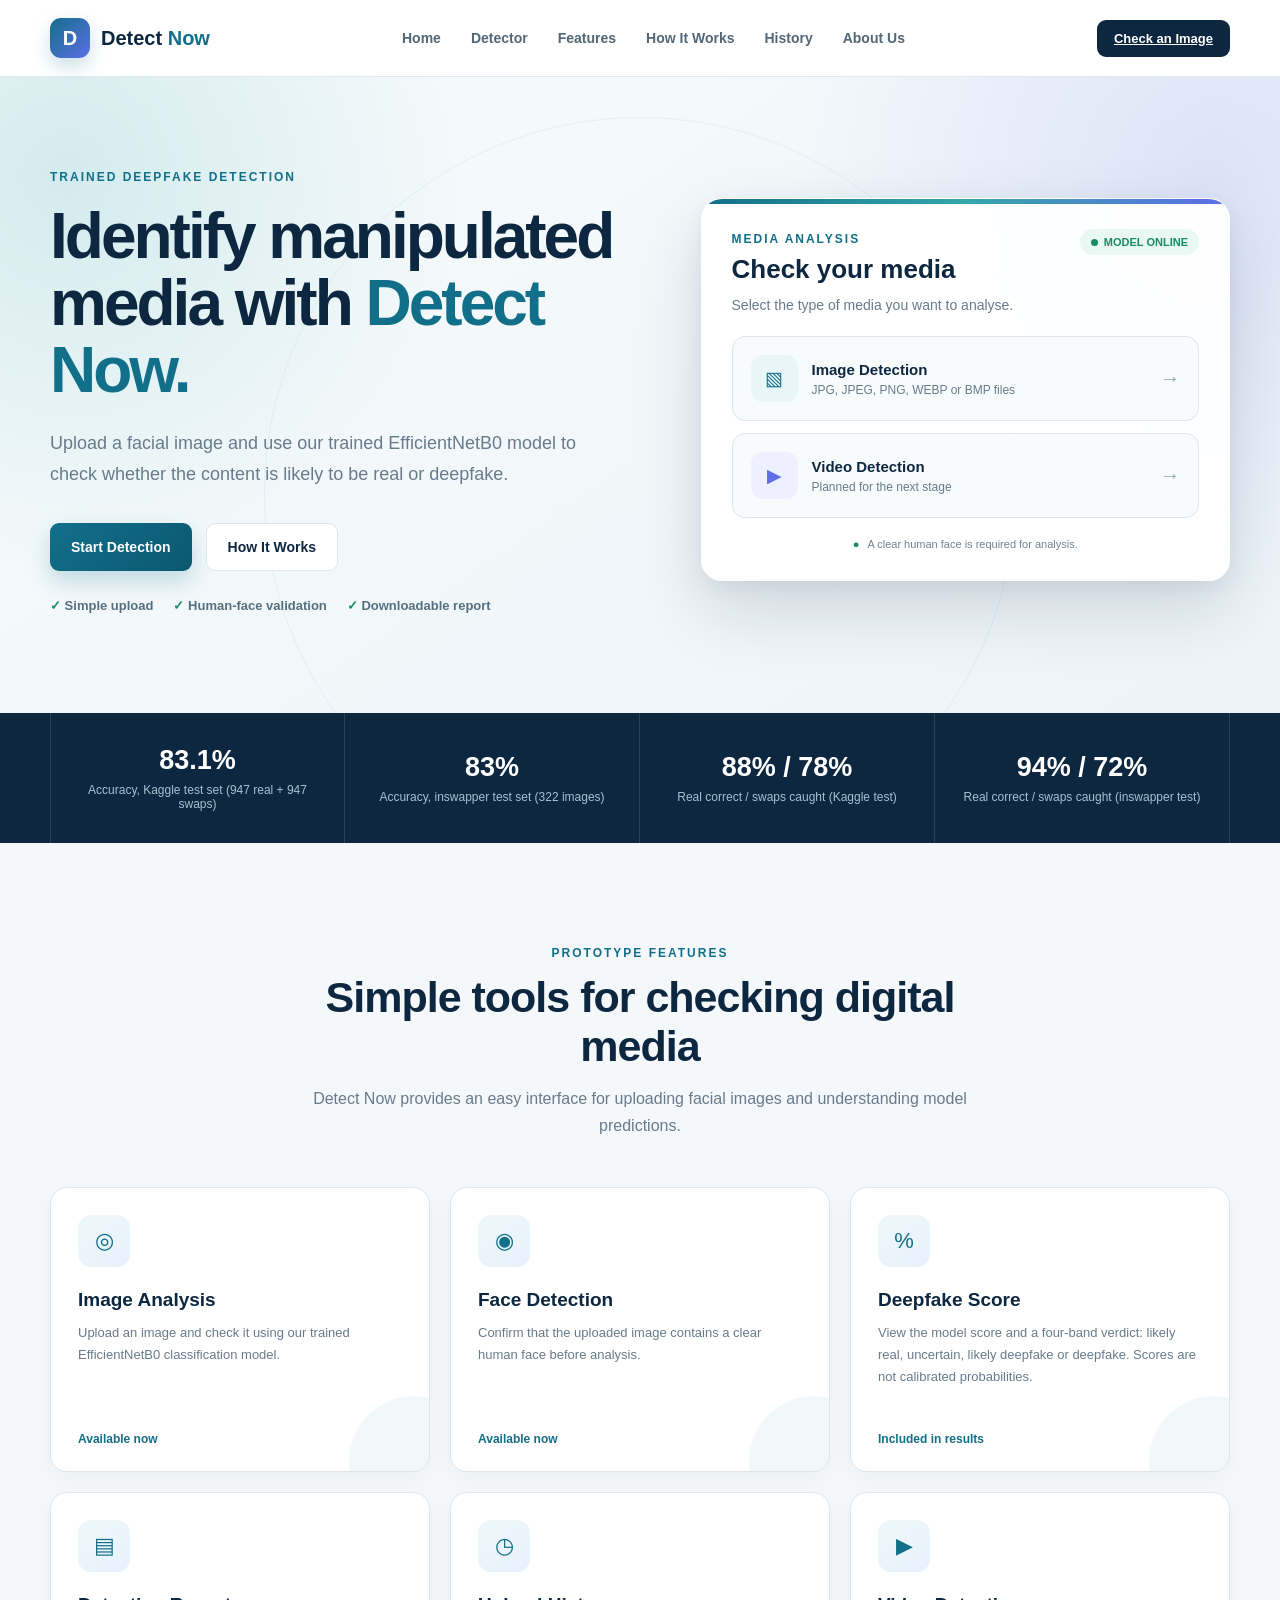
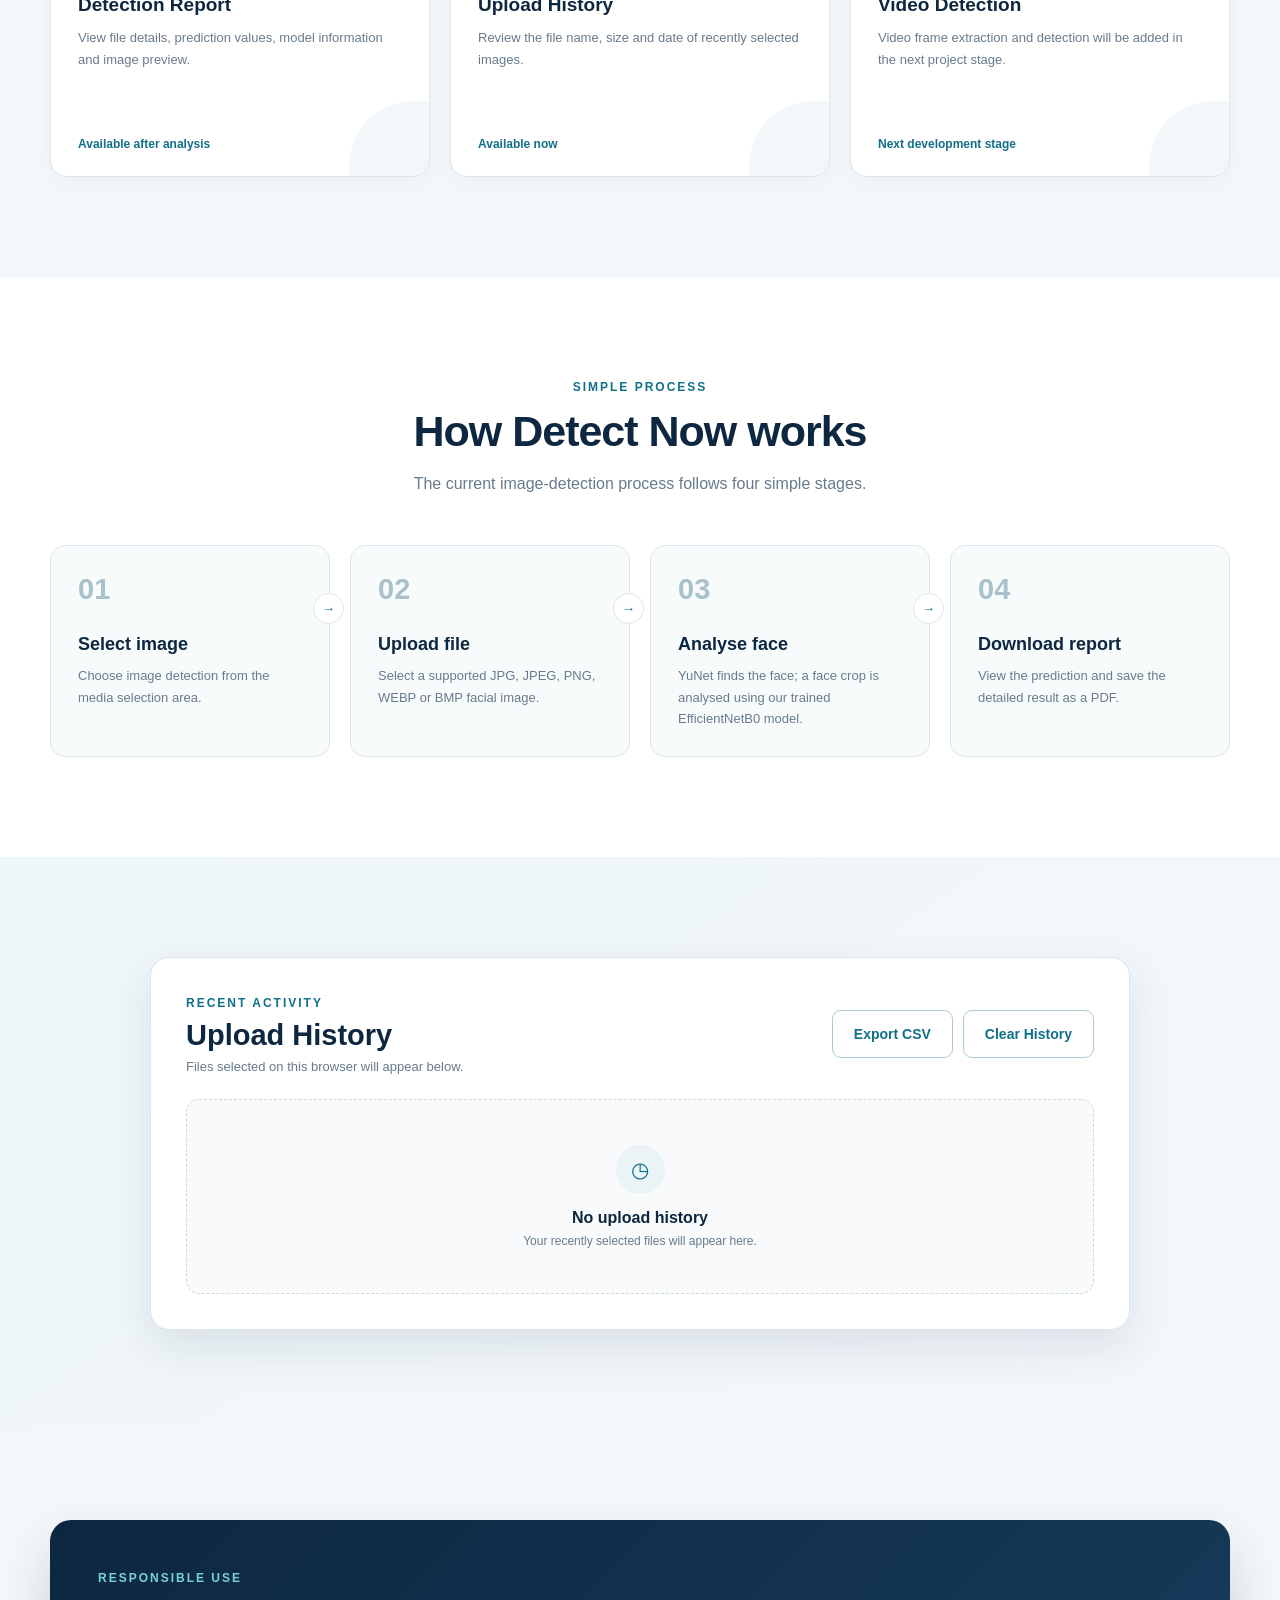
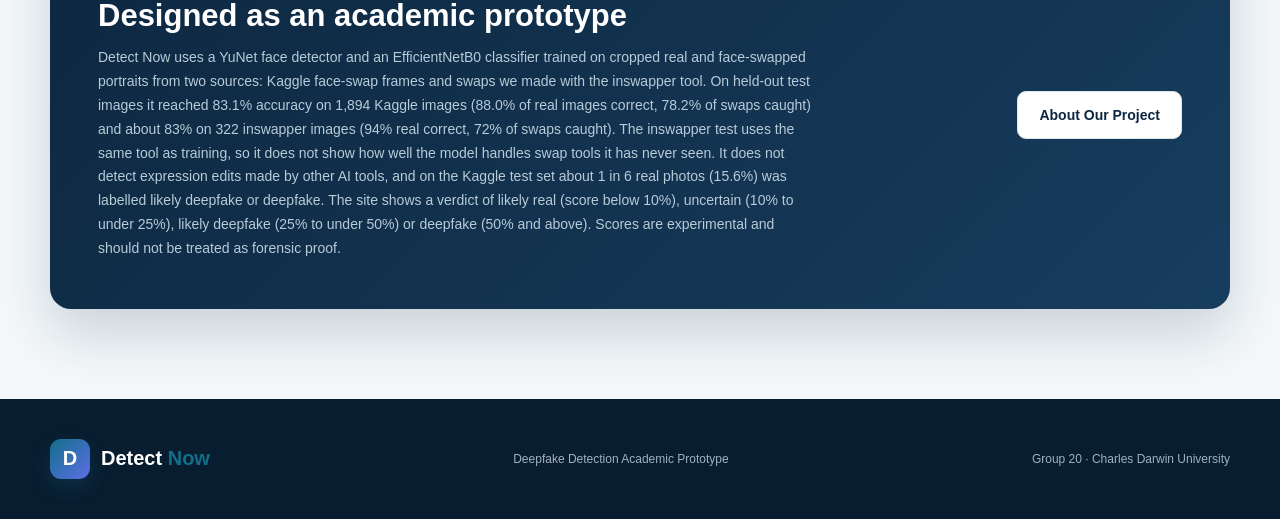
<file: index.html>
<!DOCTYPE html>
<html lang="en">
<head>
<meta charset="UTF-8">
<meta name="viewport" content="width=device-width, initial-scale=1.0">
<title>Detect Now - Deepfake Detection</title>
<link rel="stylesheet" href="static/style.css">
</head>
<body>

<nav class="navbar">
  <div class="nav-container">
    <a href="#home" class="logo">
      <span class="logo-icon">D</span>
      <span>Detect <strong>Now</strong></span>
    </a>
    <div class="nav-links">
      <a href="#home">Home</a>
      <a href="#detector">Detector</a>
      <a href="#features">Features</a>
      <a href="#how-it-works">How It Works</a>
      <a href="#history">History</a>
      <a href="about.html">About Us</a>
    </div>
    <a href="#detector" class="nav-button">Check an Image</a>
  </div>
</nav>

<main id="home">

<section class="hero-section">
  <div class="hero-content">
    <div class="hero-text">
      <span class="hero-label">TRAINED DEEPFAKE DETECTION</span>
      <h1>Identify manipulated media with <span>Detect Now.</span></h1>
      <p>Upload a facial image and use our trained EfficientNetB0 model to check whether the content is likely to be real or deepfake.</p>
      <div class="hero-buttons">
        <a href="#detector" class="primary-button">Start Detection</a>
        <a href="#how-it-works" class="secondary-button">How It Works</a>
      </div>
      <div class="hero-points">
        <span>✓ Simple upload</span>
        <span>✓ Human-face validation</span>
        <span>✓ Downloadable report</span>
      </div>
    </div>

    <div id="detector" class="detector-card">
      <div class="card-heading">
        <div>
          <span class="section-label">MEDIA ANALYSIS</span>
          <h2>Check your media</h2>
        </div>
        <span class="status-badge">Model Online</span>
      </div>

      <p class="card-description">Select the type of media you want to analyse.</p>

      <div id="media-selection" class="media-selection">
        <button type="button" id="select-image-button" class="media-button">
          <span class="media-icon image-icon">▧</span>
          <span class="media-details">
            <strong>Image Detection</strong>
            <small>JPG, JPEG, PNG, WEBP or BMP files</small>
          </span>
          <span class="media-arrow">→</span>
        </button>

        <button type="button" id="select-video-button" class="media-button">
          <span class="media-icon video-icon">▶</span>
          <span class="media-details">
            <strong>Video Detection</strong>
            <small>Planned for the next stage</small>
          </span>
          <span class="media-arrow">→</span>
        </button>
      </div>

      <div id="upload-area" class="upload-area" hidden>
        <button type="button" id="back-button" class="back-button">← Change media type</button>

        <div class="selected-type-heading">
          <span id="selected-type-icon" class="selected-type-icon">▧</span>
          <div>
            <h3 id="upload-heading">Upload Image</h3>
            <p id="upload-description">Select an image from your device.</p>
          </div>
        </div>

        <label for="media-input" class="upload-box">
          <span class="upload-cloud">↑</span>
          <strong id="upload-text">Choose an image</strong>
          <span>Click to browse your device</span>
          <small id="file-information">JPG, JPEG, PNG, WEBP or BMP · Maximum 10 MB</small>
          <input type="file" id="media-input">
        </label>

        <div id="image-preview-section" class="preview-section" hidden>
          <img id="image-preview" alt="Selected image">
          <div class="preview-information">
            <strong id="image-file-name"></strong>
            <span>Image ready for analysis</span>
          </div>
        </div>

        <div id="video-preview-section" class="preview-section" hidden>
          <video id="video-preview" controls></video>
          <div class="preview-information">
            <strong id="video-file-name"></strong>
            <span>Video selected</span>
          </div>
        </div>

        <div id="video-notice" class="analysis-error" hidden>
          <span>i</span>
          <div>
            <h3>Video Detection Coming Soon</h3>
            <p>Video detection will be added during the next development stage. Image detection is currently available.</p>
            <button type="button" id="switch-to-image-button" class="secondary-button"
              style="margin-top: 12px; padding: 6px 14px; font-size: 12px;">
              Switch to Image Detection
            </button>
          </div>
        </div>

        <div id="analysis-loading" class="analysis-loading" hidden>
          <span class="loading-spinner"></span>
          <div>
            <h3>Analysing Image</h3>
            <p>The trained EfficientNetB0 model is checking the selected image. Please wait.</p>
          </div>
        </div>

        <div id="analysis-error" class="analysis-error" hidden>
          <span>!</span>
          <div>
            <h3>Analysis Failed</h3>
            <p id="analysis-error-text">The image could not be analysed.</p>
          </div>
        </div>

        <div id="detection-result" class="detection-result" hidden>
          <div class="result-heading">
            <div>
              <span class="result-label">DETECTION RESULT</span>
              <h3 id="prediction-text">Likely Real</h3>
            </div>
            <strong id="confidence-text">0% deepfake score</strong>
          </div>

          <div class="confidence-bar">
            <span id="confidence-bar-fill"></span>
          </div>

          <div class="probability-grid">
            <div>
              <span>Real score</span>
              <strong id="real-probability">0%</strong>
            </div>
            <div>
              <span>Deepfake score</span>
              <strong id="fake-probability">0%</strong>
            </div>
          </div>

          <p class="result-warning">
            This result is produced by our trained EfficientNetB0 model. The scores are
            not calibrated probabilities and should not be treated as forensic proof.
          </p>
        </div>

        <button type="button" id="analyse-button" class="full-button" hidden>Analyse Image</button>
        <button type="button" id="download-report-button" class="report-button" hidden>View and Download Report</button>
        <button type="button" id="upload-again-button" class="full-button" hidden>Upload Another File</button>
      </div>

      <div class="security-message">
        <span>●</span>
        A clear human face is required for analysis.
      </div>
    </div>
  </div>
</section>

<section class="statistics-section">
  <div class="statistics-container">
    <div class="statistic">
      <strong>83.1%</strong>
      <span>Accuracy, Kaggle test set (947 real + 947 swaps)</span>
    </div>
    <div class="statistic">
      <strong>83%</strong>
      <span>Accuracy, inswapper test set (322 images)</span>
    </div>
    <div class="statistic">
      <strong>88% / 78%</strong>
      <span>Real correct / swaps caught (Kaggle test)</span>
    </div>
    <div class="statistic">
      <strong>94% / 72%</strong>
      <span>Real correct / swaps caught (inswapper test)</span>
    </div>
  </div>
</section>

<section id="features" class="content-section">
  <div class="section-heading">
    <span class="section-label">PROTOTYPE FEATURES</span>
    <h2>Simple tools for checking digital media</h2>
    <p>Detect Now provides an easy interface for uploading facial images and understanding model predictions.</p>
  </div>

  <div class="features-grid">
    <article class="feature-card">
      <span class="feature-icon">◎</span>
      <h3>Image Analysis</h3>
      <p>Upload an image and check it using our trained EfficientNetB0 classification model.</p>
      <span class="feature-link">Available now</span>
    </article>

    <article class="feature-card">
      <span class="feature-icon">◉</span>
      <h3>Face Detection</h3>
      <p>Confirm that the uploaded image contains a clear human face before analysis.</p>
      <span class="feature-link">Available now</span>
    </article>

    <article class="feature-card">
      <span class="feature-icon">%</span>
      <h3>Deepfake Score</h3>
      <p>View the model score and a four-band verdict: likely real, uncertain, likely deepfake or deepfake. Scores are not calibrated probabilities.</p>
      <span class="feature-link">Included in results</span>
    </article>

    <article class="feature-card">
      <span class="feature-icon">▤</span>
      <h3>Detection Report</h3>
      <p>View file details, prediction values, model information and image preview.</p>
      <span class="feature-link">Available after analysis</span>
    </article>

    <article class="feature-card">
      <span class="feature-icon">◷</span>
      <h3>Upload History</h3>
      <p>Review the file name, size and date of recently selected images.</p>
      <span class="feature-link">Available now</span>
    </article>

    <article class="feature-card">
      <span class="feature-icon">▶</span>
      <h3>Video Detection</h3>
      <p>Video frame extraction and detection will be added in the next project stage.</p>
      <span class="feature-link">Next development stage</span>
    </article>
  </div>
</section>

<section id="how-it-works" class="how-section">
  <div class="section-heading">
    <span class="section-label">SIMPLE PROCESS</span>
    <h2>How Detect Now works</h2>
    <p>The current image-detection process follows four simple stages.</p>
  </div>

  <div class="steps-grid">
    <article class="step-card">
      <span class="step-number">01</span>
      <h3>Select image</h3>
      <p>Choose image detection from the media selection area.</p>
    </article>

    <article class="step-card">
      <span class="step-number">02</span>
      <h3>Upload file</h3>
      <p>Select a supported JPG, JPEG, PNG, WEBP or BMP facial image.</p>
    </article>

    <article class="step-card">
      <span class="step-number">03</span>
      <h3>Analyse face</h3>
      <p>YuNet finds the face; a face crop is analysed using our trained EfficientNetB0 model.</p>
    </article>

    <article class="step-card">
      <span class="step-number">04</span>
      <h3>Download report</h3>
      <p>View the prediction and save the detailed result as a PDF.</p>
    </article>
  </div>
</section>

<section id="history" class="content-section history-section">
  <div class="history-card">
    <div class="history-heading">
      <div>
        <span class="section-label">RECENT ACTIVITY</span>
        <h2>Upload History</h2>
        <p>Files selected on this browser will appear below.</p>
      </div>
      <div style="display: flex; gap: 10px;">
        <button type="button" id="export-csv-button" class="outline-button">Export CSV</button>
        <button type="button" id="clear-history-button" class="outline-button">Clear History</button>
      </div>
    </div>

    <div id="history-list">
      <div class="empty-history-message">
        <span>◷</span>
        <h3>No upload history</h3>
        <p>Your recently selected files will appear here.</p>
      </div>
    </div>
  </div>
</section>

<section class="privacy-section">
  <div>
    <span class="section-label">RESPONSIBLE USE</span>
    <h2>Designed as an academic prototype</h2>
    <p>
      Detect Now uses a YuNet face detector and an EfficientNetB0 classifier trained on cropped
      real and face-swapped portraits from two sources: Kaggle face-swap frames and swaps we made
      with the inswapper tool. On held-out test images it reached 83.1% accuracy on 1,894 Kaggle
      images (88.0% of real images correct, 78.2% of swaps caught) and about 83% on 322 inswapper
      images (94% real correct, 72% of swaps caught). The inswapper test uses the same tool as
      training, so it does not show how well the model handles swap tools it has never seen.
      It does not detect expression edits made by other AI tools, and on the Kaggle test set about 1 in 6 real photos (15.6%) was labelled likely deepfake or deepfake. The site shows a verdict of likely real (score below 10%), uncertain (10% to under 25%), likely deepfake (25% to under 50%) or deepfake (50% and above). Scores are experimental and
      should not be treated as forensic proof.
    </p>
  </div>
  <a href="about.html" class="secondary-button">About Our Project</a>
</section>

</main>

<footer>
  <div class="footer-container">
    <a href="#home" class="logo footer-logo">
      <span class="logo-icon">D</span>
      <span>Detect <strong>Now</strong></span>
    </a>
    <p>Deepfake Detection Academic Prototype</p>
    <p>Group 20 · Charles Darwin University</p>
  </div>
</footer>

<script src="static/app.js"></script>
</body>
</html>
</file>
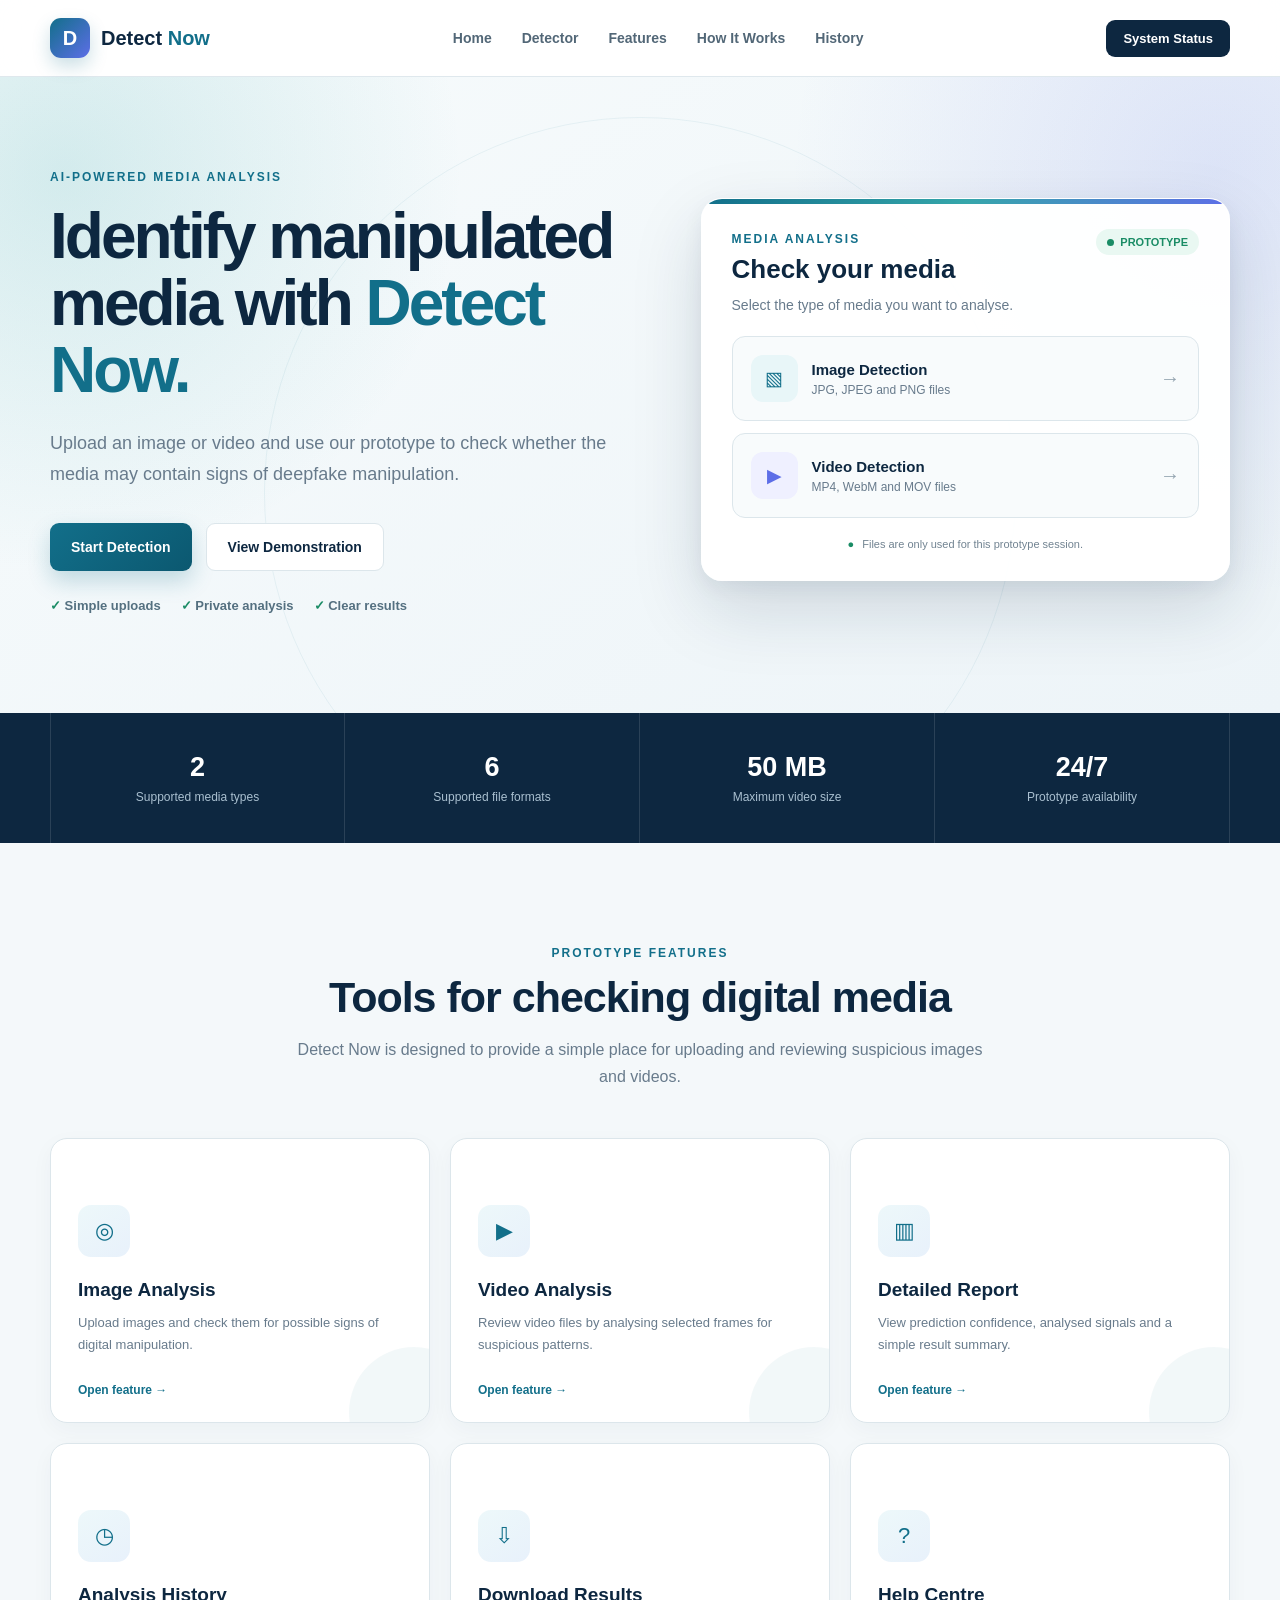
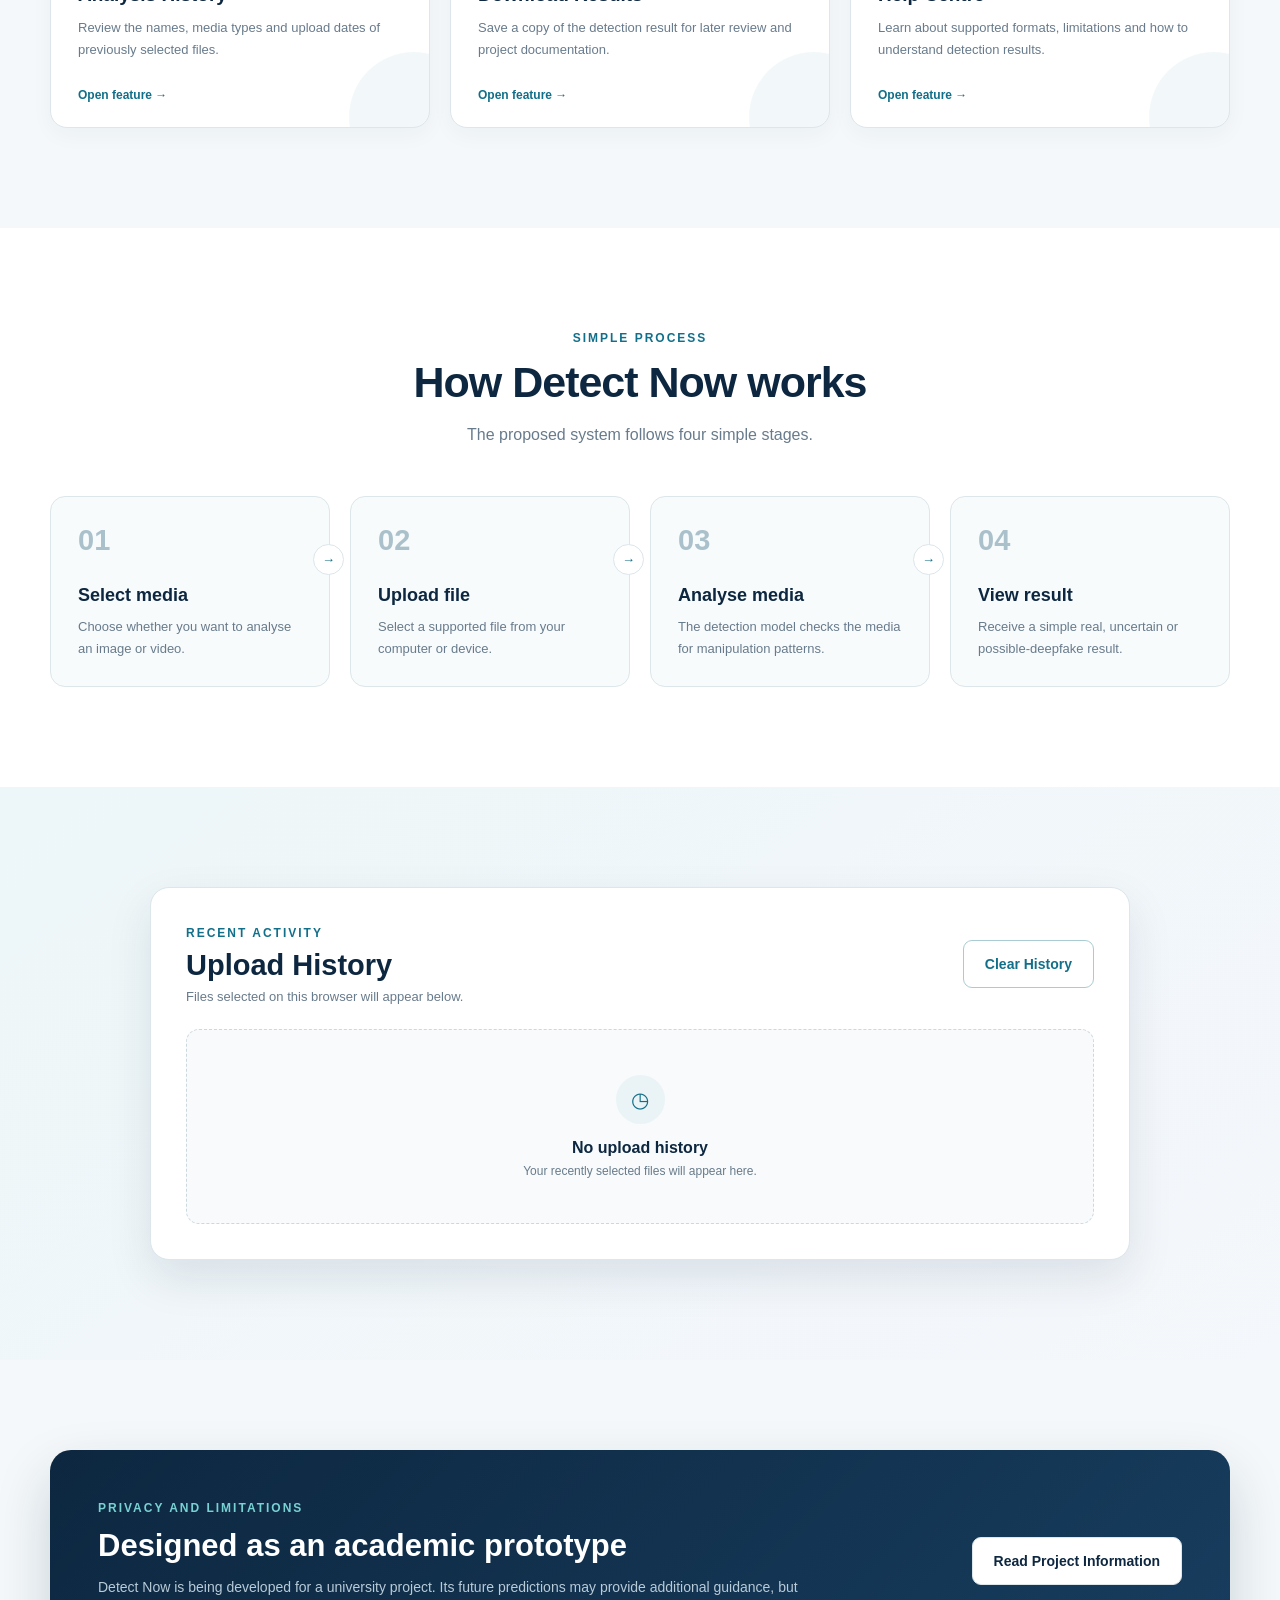
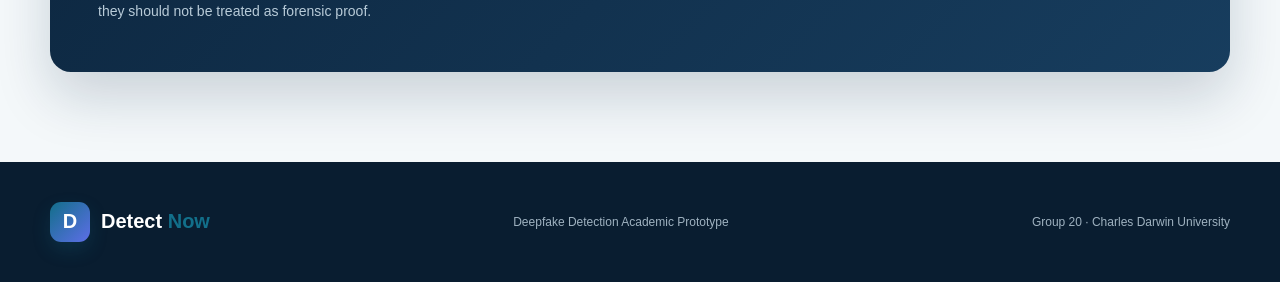
<file: templates/index.html>
<!DOCTYPE html>
<html lang="en">

<head>

    <meta charset="UTF-8">

    <meta
        name="viewport"
        content="width=device-width, initial-scale=1.0"
    >

    <title>Detect Now - Deepfake Detection</title>

    <link
        rel="stylesheet"
        href="../static/style.css"
    >

</head>

<body>

   
    <nav class="navbar">

        <div class="nav-container">

            <a href="#" class="logo">

                <span class="logo-icon">D</span>

                <span>
                    Detect <strong>Now</strong>
                </span>

            </a>


            <div class="nav-links">

                <a href="#home">Home</a>

                <a href="#detector">Detector</a>

                <a href="#features">Features</a>

                <a href="#how-it-works">How It Works</a>

                <a href="#history">History</a>

            </div>


            <button
                type="button"
                class="nav-button maintenance-trigger"
            >
                System Status
            </button>

        </div>

    </nav>


   
    <main id="home">

        <section class="hero-section">

            <div class="hero-content">

                <div class="hero-text">

                    <span class="hero-label">
                        AI-POWERED MEDIA ANALYSIS
                    </span>

                    <h1>
                        Identify manipulated
                        media with
                        <span>Detect Now.</span>
                    </h1>

                    <p>
                        Upload an image or video and use our
                        prototype to check whether the media may
                        contain signs of deepfake manipulation.
                    </p>


                    <div class="hero-buttons">

                        <a
                            href="#detector"
                            class="primary-button"
                        >
                            Start Detection
                        </a>

                        <button
                            type="button"
                            class="secondary-button maintenance-trigger"
                        >
                            View Demonstration
                        </button>

                    </div>


                    <div class="hero-points">

                        <span>✓ Simple uploads</span>

                        <span>✓ Private analysis</span>

                        <span>✓ Clear results</span>

                    </div>

                </div>


              
                <div
                    id="detector"
                    class="detector-card"
                >

                    <div class="card-heading">

                        <div>

                            <span class="section-label">
                                MEDIA ANALYSIS
                            </span>

                            <h2>Check your media</h2>

                        </div>

                        <span class="status-badge">
                            Prototype
                        </span>

                    </div>


                    <p class="card-description">
                        Select the type of media you want to analyse.
                    </p>


                   
                    <div
                        id="media-selection"
                        class="media-selection"
                    >

                        <button
                            type="button"
                            id="select-image-button"
                            class="media-button"
                        >

                            <span class="media-icon image-icon">
                                ▧
                            </span>

                            <span class="media-details">

                                <strong>Image Detection</strong>

                                <small>
                                    JPG, JPEG and PNG files
                                </small>

                            </span>

                            <span class="media-arrow">→</span>

                        </button>


                        <button
                            type="button"
                            id="select-video-button"
                            class="media-button"
                        >

                            <span class="media-icon video-icon">
                                ▶
                            </span>

                            <span class="media-details">

                                <strong>Video Detection</strong>

                                <small>
                                    MP4, WebM and MOV files
                                </small>

                            </span>

                            <span class="media-arrow">→</span>

                        </button>

                    </div>


                   
                    <div
                        id="upload-area"
                        class="upload-area"
                        hidden
                    >

                        <button
                            type="button"
                            id="back-button"
                            class="back-button"
                        >
                            ← Change media type
                        </button>


                        <div class="selected-type-heading">

                            <span
                                id="selected-type-icon"
                                class="selected-type-icon"
                            >
                                ▧
                            </span>

                            <div>

                                <h3 id="upload-heading">
                                    Upload Image
                                </h3>

                                <p id="upload-description">
                                    Select an image from your device.
                                </p>

                            </div>

                        </div>


                        <label
                            for="media-input"
                            class="upload-box"
                        >

                            <span class="upload-cloud">↑</span>

                            <strong id="upload-text">
                                Choose an image
                            </strong>

                            <span>
                                Click to browse your device
                            </span>

                            <small id="file-information">
                                JPG, JPEG or PNG · Maximum 8 MB
                            </small>

                            <input
                                type="file"
                                id="media-input"
                            >

                        </label>


 
                        <div
                            id="image-preview-section"
                            class="preview-section"
                            hidden
                        >

                            <img
                                id="image-preview"
                                alt="Selected image"
                            >

                            <div class="preview-information">

                                <strong id="image-file-name"></strong>

                                <span>Image ready for analysis</span>

                            </div>

                        </div>


                      
                        <div
                            id="video-preview-section"
                            class="preview-section"
                            hidden
                        >

                            <video
                                id="video-preview"
                                controls
                            ></video>

                            <div class="preview-information">

                                <strong id="video-file-name"></strong>

                                <span>Video ready for analysis</span>

                            </div>

                        </div>


                        
                        <div
                            id="maintenance-message"
                            class="maintenance-message"
                            hidden
                        >

                            <span class="maintenance-icon">!</span>

                            <div>

                                <h3>Detection Under Maintenance</h3>

                                <p>
                                    Your file was uploaded successfully,
                                    but the detection model is currently
                                    being developed. Please try again later.
                                </p>

                            </div>

                        </div>


                        <button
                            type="button"
                            id="upload-again-button"
                            class="full-button"
                            hidden
                        >
                            Upload Another File
                        </button>

                    </div>


                    <div class="security-message">

                        <span>●</span>

                        Files are only used for this prototype session.

                    </div>

                </div>

            </div>

        </section>


       
        <section class="statistics-section">

            <div class="statistics-container">

                <div class="statistic">

                    <strong>2</strong>

                    <span>Supported media types</span>

                </div>

                <div class="statistic">

                    <strong>6</strong>

                    <span>Supported file formats</span>

                </div>

                <div class="statistic">

                    <strong>50 MB</strong>

                    <span>Maximum video size</span>

                </div>

                <div class="statistic">

                    <strong>24/7</strong>

                    <span>Prototype availability</span>

                </div>

            </div>

        </section>


        
        <section
            id="features"
            class="content-section"
        >

            <div class="section-heading">

                <span class="section-label">
                    PROTOTYPE FEATURES
                </span>

                <h2>Tools for checking digital media</h2>

                <p>
                    Detect Now is designed to provide a simple
                    place for uploading and reviewing suspicious
                    images and videos.
                </p>

            </div>


            <div class="features-grid">

                <button
                    type="button"
                    class="feature-card maintenance-trigger"
                >

                    <span class="feature-icon">◎</span>

                    <h3>Image Analysis</h3>

                    <p>
                        Upload images and check them for possible
                        signs of digital manipulation.
                    </p>

                    <span class="feature-link">
                        Open feature →
                    </span>

                </button>


                <button
                    type="button"
                    class="feature-card maintenance-trigger"
                >

                    <span class="feature-icon">▶</span>

                    <h3>Video Analysis</h3>

                    <p>
                        Review video files by analysing selected
                        frames for suspicious patterns.
                    </p>

                    <span class="feature-link">
                        Open feature →
                    </span>

                </button>


                <button
                    type="button"
                    class="feature-card maintenance-trigger"
                >

                    <span class="feature-icon">▥</span>

                    <h3>Detailed Report</h3>

                    <p>
                        View prediction confidence, analysed
                        signals and a simple result summary.
                    </p>

                    <span class="feature-link">
                        Open feature →
                    </span>

                </button>


                <button
                    type="button"
                    class="feature-card maintenance-trigger"
                >

                    <span class="feature-icon">◷</span>

                    <h3>Analysis History</h3>

                    <p>
                        Review the names, media types and upload
                        dates of previously selected files.
                    </p>

                    <span class="feature-link">
                        Open feature →
                    </span>

                </button>


                <button
                    type="button"
                    class="feature-card maintenance-trigger"
                >

                    <span class="feature-icon">⇩</span>

                    <h3>Download Results</h3>

                    <p>
                        Save a copy of the detection result for
                        later review and project documentation.
                    </p>

                    <span class="feature-link">
                        Open feature →
                    </span>

                </button>


                <button
                    type="button"
                    class="feature-card maintenance-trigger"
                >

                    <span class="feature-icon">?</span>

                    <h3>Help Centre</h3>

                    <p>
                        Learn about supported formats, limitations
                        and how to understand detection results.
                    </p>

                    <span class="feature-link">
                        Open feature →
                    </span>

                </button>

            </div>

        </section>


    
        <section
            id="how-it-works"
            class="how-section"
        >

            <div class="section-heading">

                <span class="section-label">
                    SIMPLE PROCESS
                </span>

                <h2>How Detect Now works</h2>

                <p>
                    The proposed system follows four simple stages.
                </p>

            </div>


            <div class="steps-grid">

                <div class="step-card">

                    <span class="step-number">01</span>

                    <h3>Select media</h3>

                    <p>
                        Choose whether you want to analyse
                        an image or video.
                    </p>

                </div>


                <div class="step-card">

                    <span class="step-number">02</span>

                    <h3>Upload file</h3>

                    <p>
                        Select a supported file from your
                        computer or device.
                    </p>

                </div>


                <div class="step-card">

                    <span class="step-number">03</span>

                    <h3>Analyse media</h3>

                    <p>
                        The detection model checks the media
                        for manipulation patterns.
                    </p>

                </div>


                <div class="step-card">

                    <span class="step-number">04</span>

                    <h3>View result</h3>

                    <p>
                        Receive a simple real, uncertain or
                        possible-deepfake result.
                    </p>

                </div>

            </div>

        </section>



        <section
            id="history"
            class="content-section history-section"
        >

            <div class="history-card">

                <div class="history-heading">

                    <div>

                        <span class="section-label">
                            RECENT ACTIVITY
                        </span>

                        <h2>Upload History</h2>

                        <p>
                            Files selected on this browser
                            will appear below.
                        </p>

                    </div>


                    <button
                        type="button"
                        id="clear-history-button"
                        class="outline-button"
                    >
                        Clear History
                    </button>

                </div>


                <div id="history-list">

                    <div class="empty-history-message">

                        <span>◷</span>

                        <h3>No upload history</h3>

                        <p>
                            Your recently selected files will
                            appear here.
                        </p>

                    </div>

                </div>

            </div>

        </section>


        <!-- Privacy section -->
        <section class="privacy-section">

            <div>

                <span class="section-label">
                    PRIVACY AND LIMITATIONS
                </span>

                <h2>Designed as an academic prototype</h2>

                <p>
                    Detect Now is being developed for a university
                    project. Its future predictions may provide
                    additional guidance, but they should not be
                    treated as forensic proof.
                </p>

            </div>


            <button
                type="button"
                class="secondary-button maintenance-trigger"
            >
                Read Project Information
            </button>

        </section>

    </main>


    
    <footer>

        <div class="footer-container">

            <a href="#" class="logo footer-logo">

                <span class="logo-icon">D</span>

                <span>
                    Detect <strong>Now</strong>
                </span>

            </a>


            <p>
                Deepfake Detection Academic Prototype
            </p>


            <p>
                Group 20 · Charles Darwin University
            </p>

        </div>

    </footer>


    
    <div
        id="maintenance-modal"
        class="modal"
        hidden
    >

        <div class="modal-background"></div>


        <div class="modal-content">

            <button
                type="button"
                id="close-modal-button"
                class="close-modal-button"
                aria-label="Close"
            >
                ×
            </button>


            <span class="modal-icon">⚙</span>

            <h2>Feature Under Maintenance</h2>

            <p>
                This function is included in the Detect Now
                prototype design, but it is not available yet.
                It will be completed in upcoming days.
            </p>


            <button
                type="button"
                id="modal-confirm-button"
                class="full-button"
            >
                Understood
            </button>

        </div>

    </div>


    <script src="../static/app.js"></script>

</body>

</html>
</file>
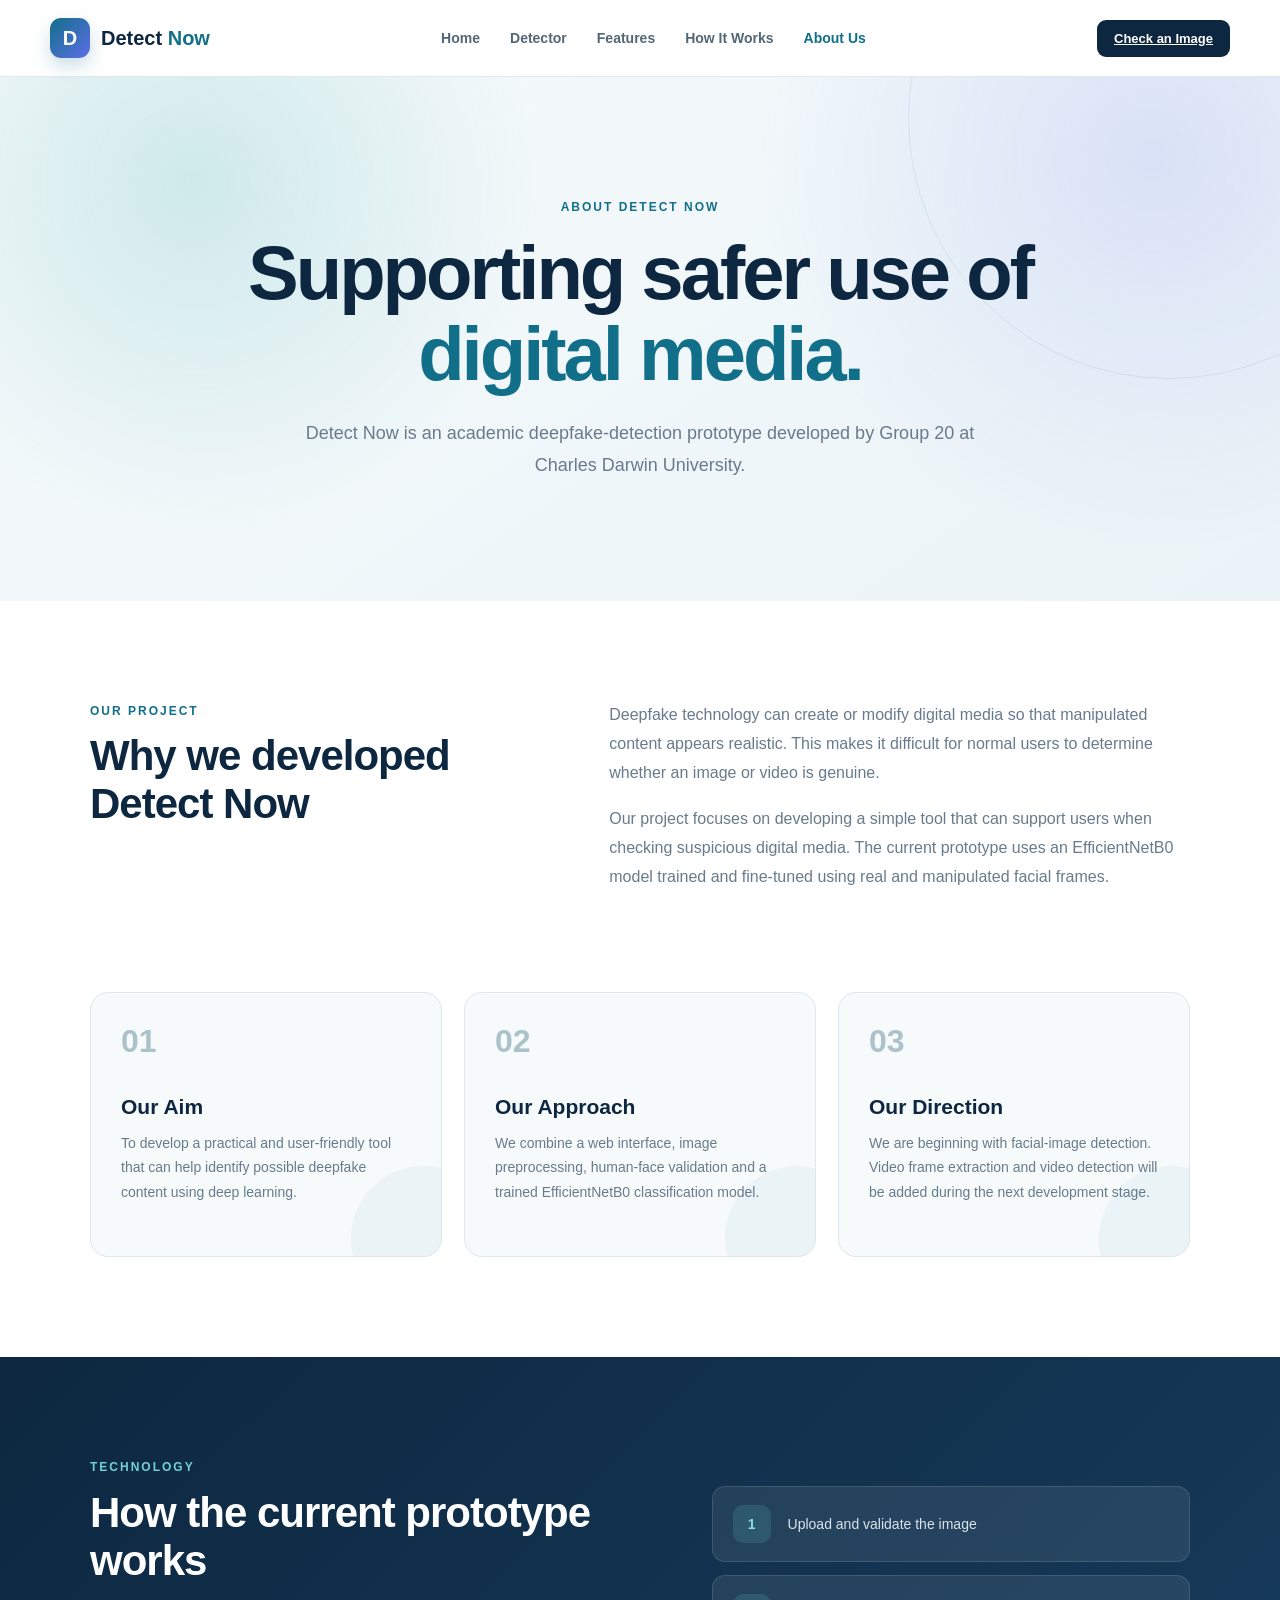
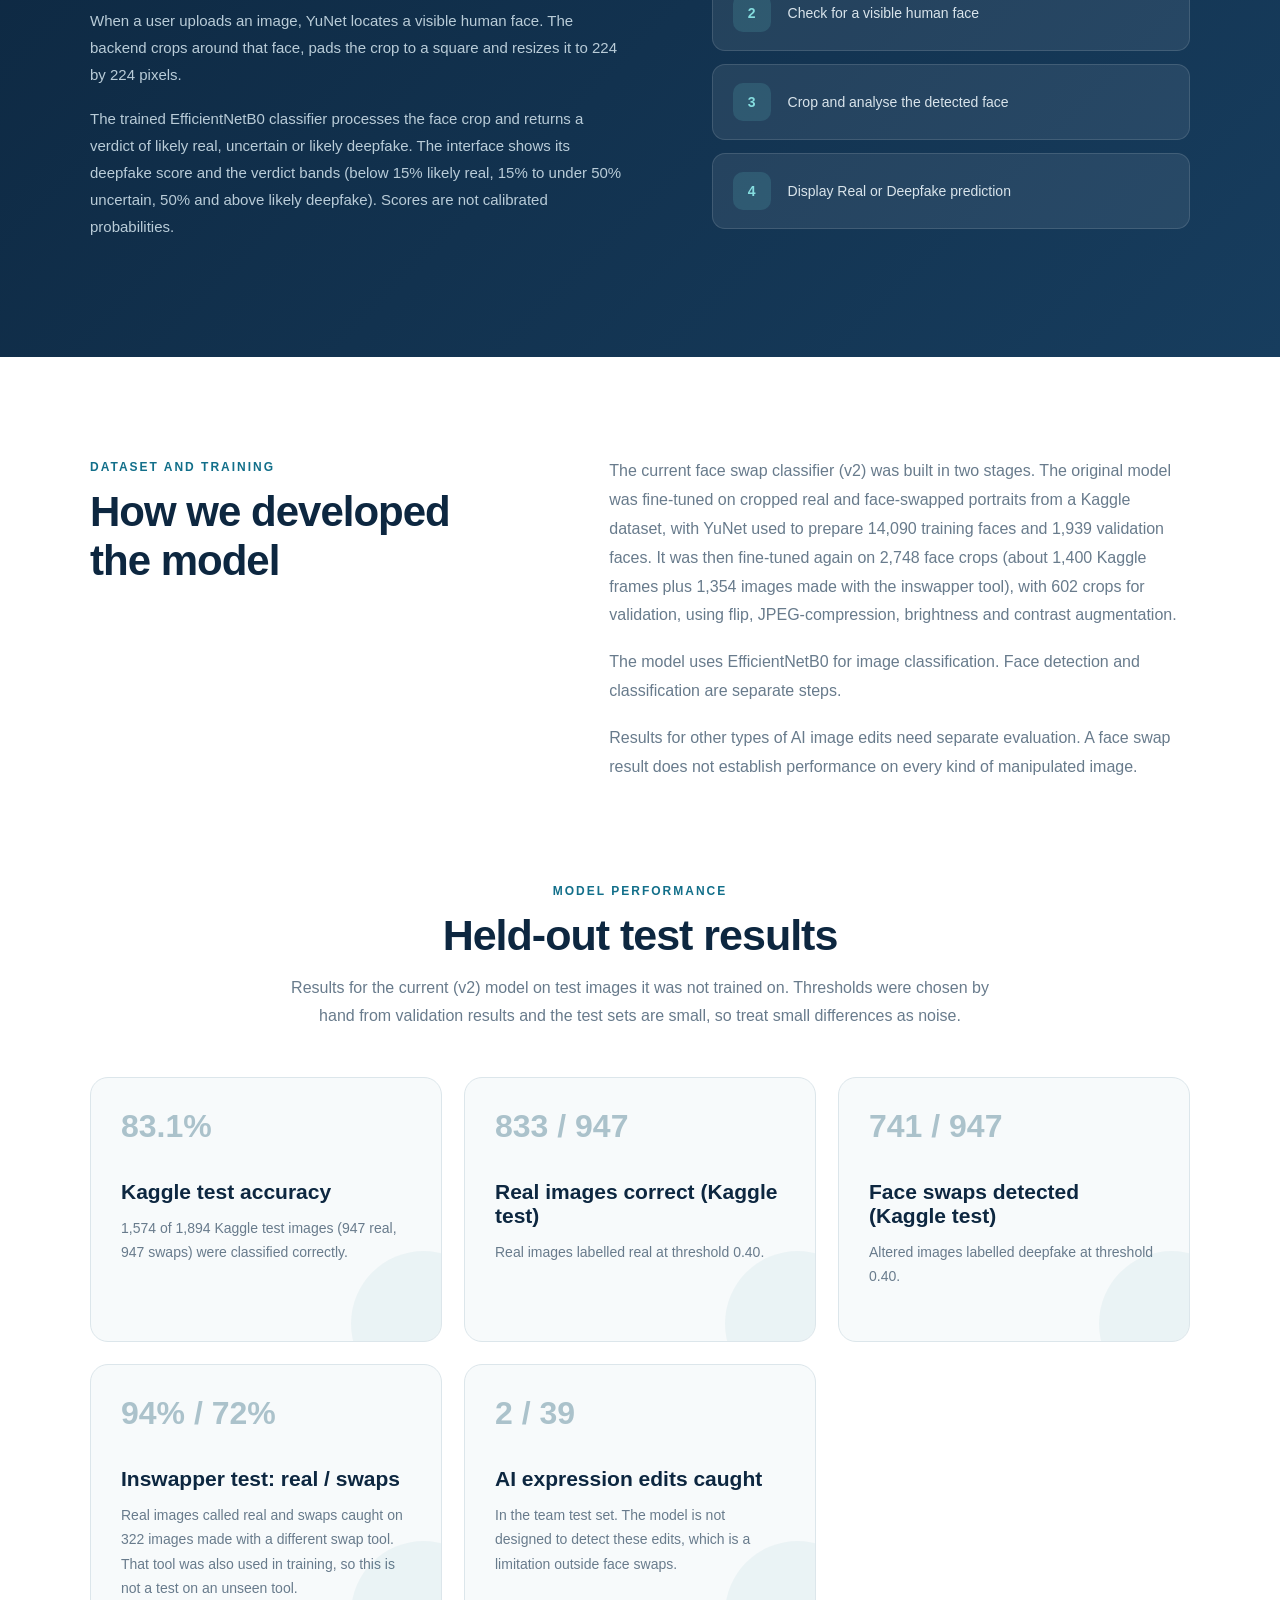
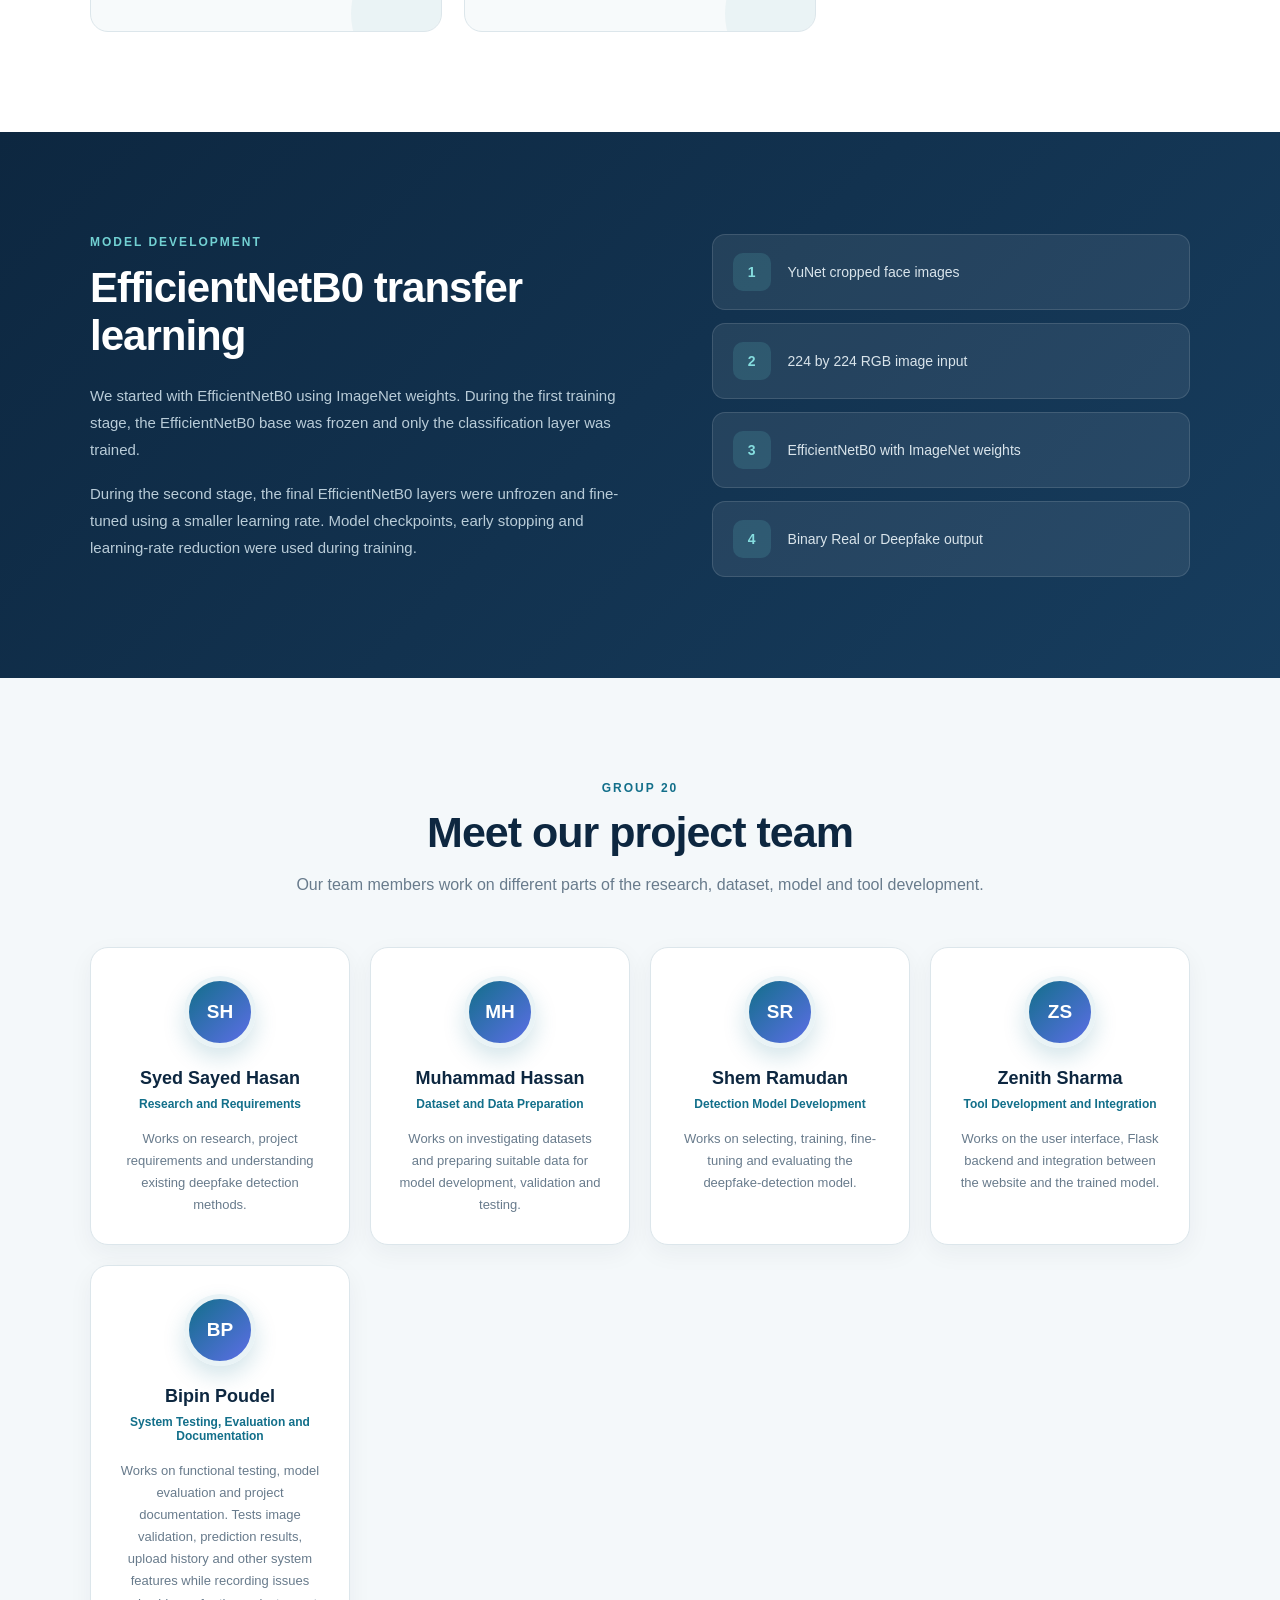
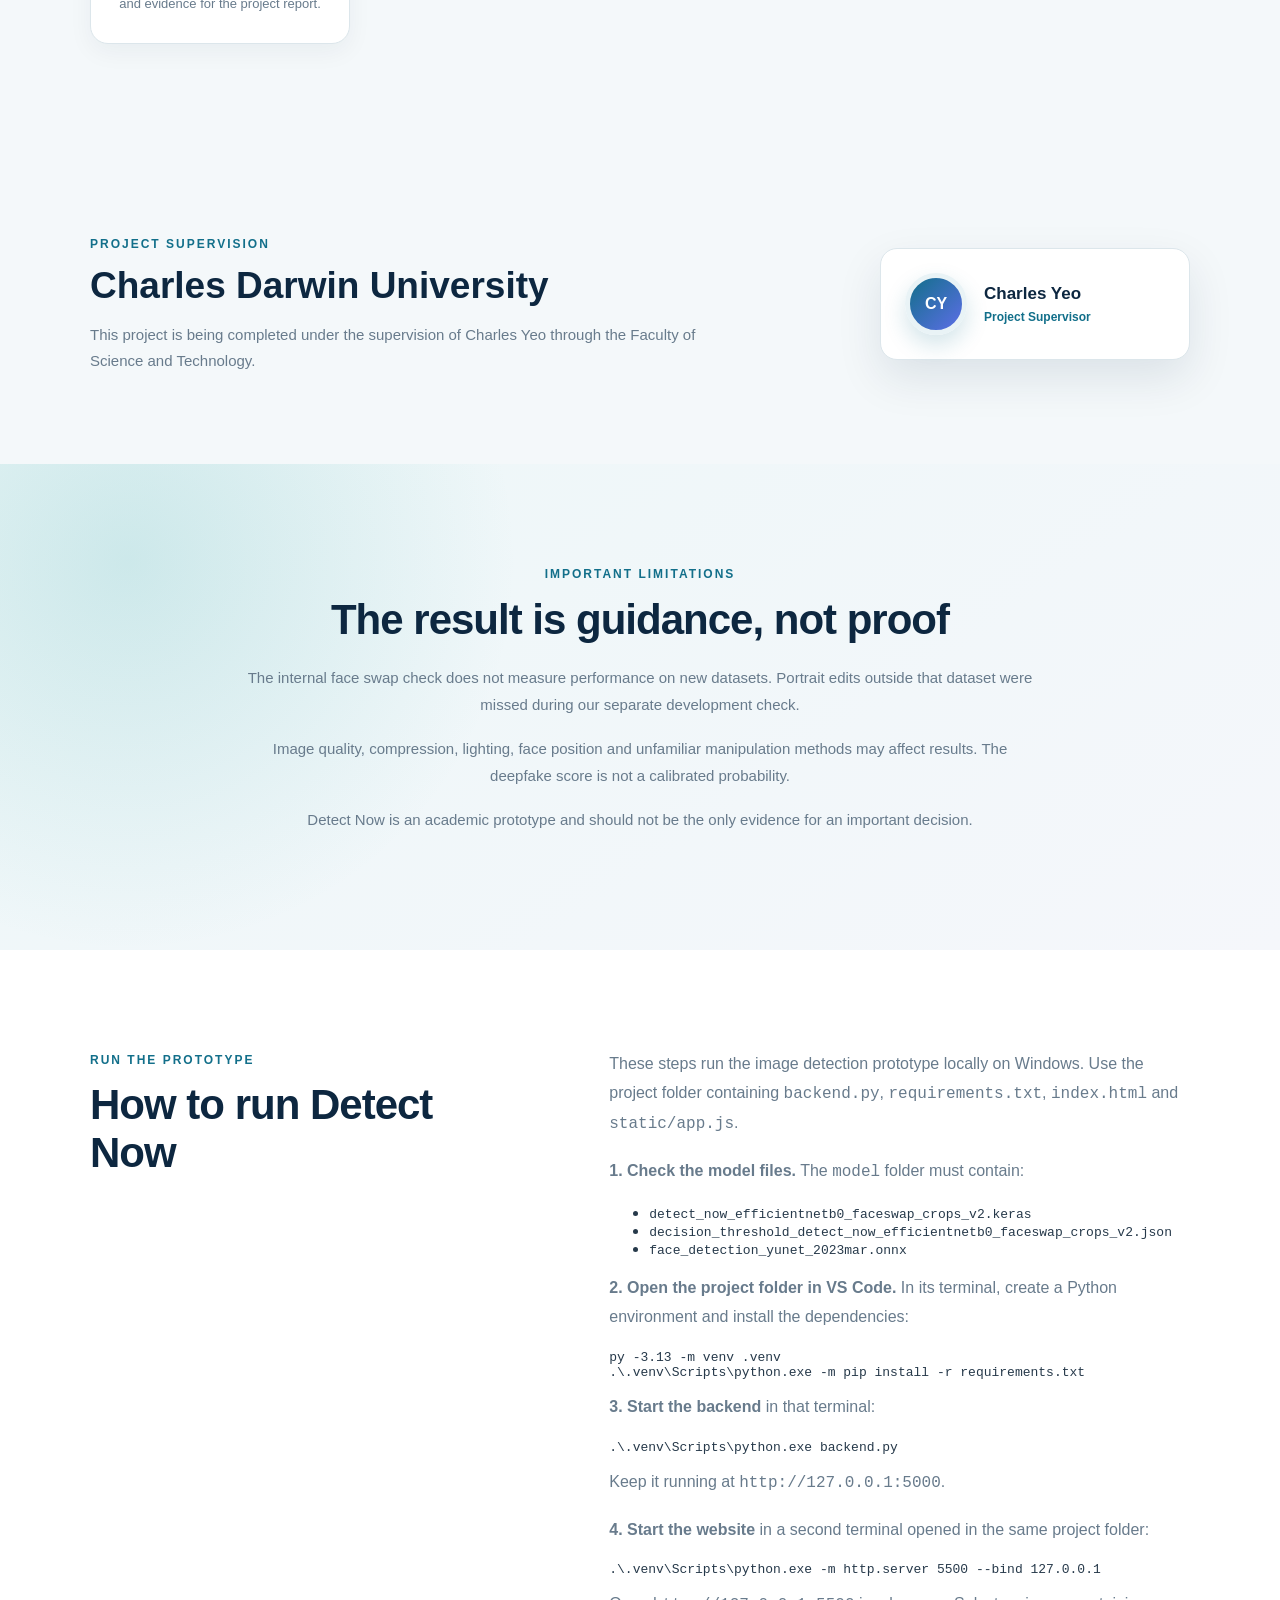
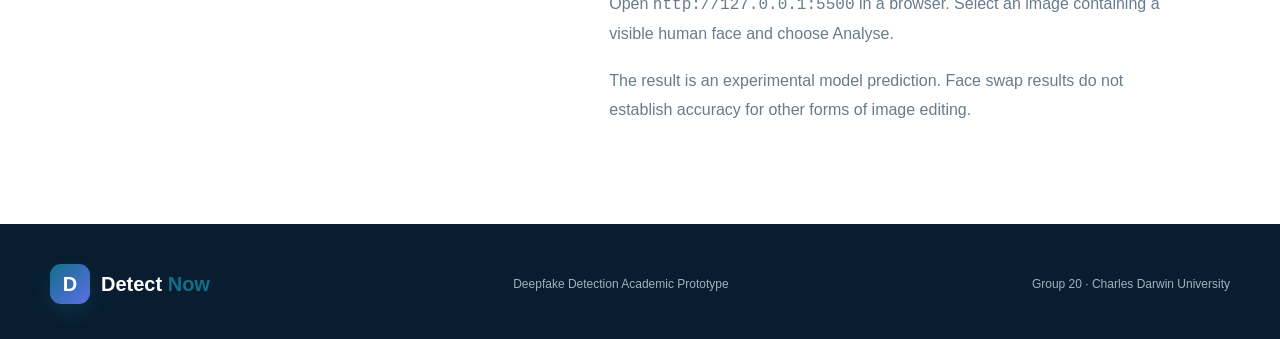
<file: about.html>
<!DOCTYPE html>
<html lang="en">

<head>

    <meta charset="UTF-8">

    <meta
        name="viewport"
        content="width=device-width, initial-scale=1.0"
    >

    <title>About Us - Detect Now</title>

    <link
        rel="stylesheet"
        href="static/style.css"
    >

</head>
<body>

    <nav class="navbar">

        <div class="nav-container">

            <a
                href="index.html"
                class="logo"
            >

                <span class="logo-icon">
                    D
                </span>

                <span>
                    Detect <strong>Now</strong>
                </span>

            </a>

            <div class="nav-links">

                <a href="index.html">
                    Home
                </a>

                <a href="index.html#detector">
                    Detector
                </a>

                <a href="index.html#features">
                    Features
                </a>

                <a href="index.html#how-it-works">
                    How It Works
                </a>

                <a
                    href="about.html"
                    class="active-link"
                >
                    About Us
                </a>

            </div>

            <a
                href="index.html#detector"
                class="nav-button"
            >
                Check an Image
            </a>

        </div>

    </nav>

    <main>

        <section class="about-hero">

            <div class="about-hero-content">

                <span class="hero-label">
                    ABOUT DETECT NOW
                </span>

                <h1>
                    Supporting safer use of
                    <span>digital media.</span>
                </h1>

                <p>
                    Detect Now is an academic deepfake-detection
                    prototype developed by Group 20 at Charles
                    Darwin University.
                </p>

            </div>

        </section>

        <section class="about-section">

            <div class="about-introduction">

                <div>

                    <span class="section-label">
                        OUR PROJECT
                    </span>

                    <h2>
                        Why we developed Detect Now
                    </h2>

                </div>

                <div class="about-description">

                    <p>
                        Deepfake technology can create or modify
                        digital media so that manipulated content
                        appears realistic. This makes it difficult
                        for normal users to determine whether an
                        image or video is genuine.
                    </p>

                    <p>
                        Our project focuses on developing a simple
                        tool that can support users when checking
                        suspicious digital media. The current
                        prototype uses an EfficientNetB0 model
                        trained and fine-tuned using real and
                        manipulated facial frames.
                    </p>

                </div>

            </div>

        </section>

        <section class="mission-section">

            <div class="mission-grid">

                <article class="mission-card">

                    <span class="mission-number">
                        01
                    </span>

                    <h3>
                        Our Aim
                    </h3>

                    <p>
                        To develop a practical and user-friendly
                        tool that can help identify possible
                        deepfake content using deep learning.
                    </p>

                </article>

                <article class="mission-card">

                    <span class="mission-number">
                        02
                    </span>

                    <h3>
                        Our Approach
                    </h3>

                    <p>
                        We combine a web interface, image
                        preprocessing, human-face validation and
                        a trained EfficientNetB0 classification
                        model.
                    </p>

                </article>

                <article class="mission-card">

                    <span class="mission-number">
                        03
                    </span>

                    <h3>
                        Our Direction
                    </h3>

                    <p>
                        We are beginning with facial-image
                        detection. Video frame extraction and
                        video detection will be added during
                        the next development stage.
                    </p>

                </article>

            </div>

        </section>

        <section class="technology-section">

            <div class="technology-content">

                <div class="technology-text">

                    <span class="section-label">
                        TECHNOLOGY
                    </span>

                    <h2>
                        How the current prototype works
                    </h2>

                    <p>
                        When a user uploads an image, YuNet locates a visible human face. The backend crops around that face, pads the crop to a square and resizes it to 224 by 224 pixels.
                    </p>

                    <p>
                        The trained EfficientNetB0 classifier processes the face crop and returns a verdict of likely real, uncertain or likely deepfake. The interface shows its deepfake score and the verdict bands (below 15% likely real, 15% to under 50% uncertain, 50% and above likely deepfake). Scores are not calibrated probabilities.
                    </p>

                </div>

                <div class="technology-list">

                    <div>

                        <span>1</span>

                        <p>
                            Upload and validate the image
                        </p>

                    </div>

                    <div>

                        <span>2</span>

                        <p>
                            Check for a visible human face
                        </p>

                    </div>

                    <div>

                        <span>3</span>

                        <p>
                            Crop and analyse the detected face
                        </p>

                    </div>

                    <div>

                        <span>4</span>

                        <p>
                            Display Real or Deepfake prediction
                        </p>

                    </div>

                </div>

            </div>

        </section>

        <section class="about-section">
        <div class="about-introduction">
            <div>
                <span class="section-label">DATASET AND TRAINING</span>
                <h2>How we developed the model</h2>
            </div>
            <div class="about-description">
                <p>The current face swap classifier (v2) was built in two stages. The original model was fine-tuned on cropped real and face-swapped portraits from a Kaggle dataset, with YuNet used to prepare 14,090 training faces and 1,939 validation faces. It was then fine-tuned again on 2,748 face crops (about 1,400 Kaggle frames plus 1,354 images made with the inswapper tool), with 602 crops for validation, using flip, JPEG-compression, brightness and contrast augmentation.</p>
                <p>The model uses EfficientNetB0 for image classification.
                Face detection and classification are separate steps.</p>
                <p>Results for other types of AI image edits need separate
                evaluation. A face swap result does not establish performance
                on every kind of manipulated image.</p>
            </div>
        </div>
    </section>

        <section class="mission-section">
        <div class="section-heading">
            <span class="section-label">MODEL PERFORMANCE</span>
            <h2>Held-out test results</h2>
            <p>Results for the current (v2) model on test images it was not trained on. Thresholds were chosen by hand from validation results and the test sets are small, so treat small differences as noise.</p>
        </div>

        <div class="mission-grid">
            <article class="mission-card">
                <span class="mission-number">83.1%</span>
                <h3>Kaggle test accuracy</h3>
                <p>1,574 of 1,894 Kaggle test images (947 real, 947 swaps) were classified correctly.</p>
            </article>

            <article class="mission-card">
                <span class="mission-number">833 / 947</span>
                <h3>Real images correct (Kaggle test)</h3>
                <p>Real images labelled real at threshold 0.40.</p>
            </article>

            <article class="mission-card">
                <span class="mission-number">741 / 947</span>
                <h3>Face swaps detected (Kaggle test)</h3>
                <p>Altered images labelled deepfake at threshold 0.40.</p>
            </article>

            <article class="mission-card">
                <span class="mission-number">94% / 72%</span>
                <h3>Inswapper test: real / swaps</h3>
                <p>Real images called real and swaps caught on 322 images made with a different swap tool. That tool was also used in training, so this is not a test on an unseen tool.</p>
            </article>

            <article class="mission-card">
                <span class="mission-number">2 / 39</span>
                <h3>AI expression edits caught</h3>
                <p>In the team test set. The model is not designed to detect these edits, which is a limitation outside face swaps.</p>
            </article>
        </div>
    </section>

        <section class="technology-section">

            <div class="technology-content">

                <div class="technology-text">

                    <span class="section-label">
                        MODEL DEVELOPMENT
                    </span>

                    <h2>
                        EfficientNetB0 transfer learning
                    </h2>

                    <p>
                        We started with EfficientNetB0 using
                        ImageNet weights. During the first
                        training stage, the EfficientNetB0 base
                        was frozen and only the classification
                        layer was trained.
                    </p>

                    <p>
                        During the second stage, the final
                        EfficientNetB0 layers were unfrozen and
                        fine-tuned using a smaller learning rate.
                        Model checkpoints, early stopping and
                        learning-rate reduction were used during
                        training.
                    </p>

                </div>

                <div class="technology-list">

                    <div>

                        <span>1</span>

                        <p>
                            YuNet cropped face images
                        </p>

                    </div>

                    <div>

                        <span>2</span>

                        <p>
                            224 by 224 RGB image input
                        </p>

                    </div>

                    <div>

                        <span>3</span>

                        <p>
                            EfficientNetB0 with ImageNet weights
                        </p>

                    </div>

                    <div>

                        <span>4</span>

                        <p>
                            Binary Real or Deepfake output
                        </p>

                    </div>

                </div>

            </div>

        </section>

        <section class="team-section">

            <div class="section-heading">

                <span class="section-label">
                    GROUP 20
                </span>

                <h2>
                    Meet our project team
                </h2>

                <p>
                    Our team members work on different parts
                    of the research, dataset, model and tool
                    development.
                </p>

            </div>

            <div class="team-grid">

                <article class="team-card">

                    <span class="team-avatar">
                        SH
                    </span>

                    <h3>
                        Syed Sayed Hasan
                    </h3>

                    <p class="team-role">
                        Research and Requirements
                    </p>

                    <p>
                        Works on research, project requirements
                        and understanding existing deepfake
                        detection methods.
                    </p>

                </article>

                <article class="team-card">

                    <span class="team-avatar">
                        MH
                    </span>

                    <h3>
                        Muhammad Hassan
                    </h3>

                    <p class="team-role">
                        Dataset and Data Preparation
                    </p>

                    <p>
                        Works on investigating datasets and
                        preparing suitable data for model
                        development, validation and testing.
                    </p>

                </article>

                <article class="team-card">

                    <span class="team-avatar">
                        SR
                    </span>

                    <h3>
                        Shem Ramudan
                    </h3>

                    <p class="team-role">
                        Detection Model Development
                    </p>

                    <p>
                        Works on selecting, training, fine-tuning
                        and evaluating the deepfake-detection
                        model.
                    </p>

                </article>

                <article class="team-card">

                    <span class="team-avatar">
                        ZS
                    </span>

                    <h3>
                        Zenith Sharma
                    </h3>

                    <p class="team-role">
                        Tool Development and Integration
                    </p>

                    <p>
                        Works on the user interface, Flask
                        backend and integration between the
                        website and the trained model.
                    </p>

                </article>
                <article class="team-card">

    <span class="team-avatar">
        BP
    </span>

    <h3>
        Bipin Poudel
    </h3>

    <p class="team-role">
        System Testing, Evaluation and Documentation
    </p>

    <p>
        Works on functional testing, model evaluation and
        project documentation. Tests image validation,
        prediction results, upload history and other system
        features while recording issues and evidence for
        the project report.
    </p>

</article>

            </div>

        </section>

        <section class="supervisor-section">

            <div>

                <span class="section-label">
                    PROJECT SUPERVISION
                </span>

                <h2>
                    Charles Darwin University
                </h2>

                <p>
                    This project is being completed under the
                    supervision of Charles Yeo through the
                    Faculty of Science and Technology.
                </p>

            </div>

            <div class="supervisor-card">

                <span class="team-avatar">
                    CY
                </span>

                <div>

                    <strong>
                        Charles Yeo
                    </strong>

                    <span>
                        Project Supervisor
                    </span>

                </div>

            </div>

        </section>

        <section class="limitations-section">
        <div class="limitations-content">
            <span class="section-label">IMPORTANT LIMITATIONS</span>
            <h2>The result is guidance, not proof</h2>
            <p>The internal face swap check does not measure performance
            on new datasets. Portrait edits outside that dataset were
            missed during our separate development check.</p>
            <p>Image quality, compression, lighting, face position and
            unfamiliar manipulation methods may affect results. The
            deepfake score is not a calibrated probability.</p>
            <p>Detect Now is an academic prototype and should not be
            the only evidence for an important decision.</p>
        </div>
    </section>


        <section class="about-section" id="run-project">
            <div class="about-introduction">
                <div>
                    <span class="section-label">RUN THE PROTOTYPE</span>
                    <h2>How to run Detect Now</h2>
                </div>

                <div class="about-description">
                    <p>These steps run the image detection prototype locally
                    on Windows. Use the project folder containing
                    <code>backend.py</code>, <code>requirements.txt</code>,
                    <code>index.html</code> and <code>static/app.js</code>.</p>

                    <p><strong>1. Check the model files.</strong> The
                    <code>model</code> folder must contain:</p>
                    <ul>
                        <li><code>detect_now_efficientnetb0_faceswap_crops_v2.keras</code></li>
                        <li><code>decision_threshold_detect_now_efficientnetb0_faceswap_crops_v2.json</code></li>
                        <li><code>face_detection_yunet_2023mar.onnx</code></li>
                    </ul>

                    <p><strong>2. Open the project folder in VS Code.</strong>
                    In its terminal, create a Python environment and install
                    the dependencies:</p>
                    <pre style="white-space:pre-wrap;overflow-x:auto"><code>py -3.13 -m venv .venv
.\.venv\Scripts\python.exe -m pip install -r requirements.txt</code></pre>

                    <p><strong>3. Start the backend</strong> in that terminal:</p>
                    <pre style="white-space:pre-wrap;overflow-x:auto"><code>.\.venv\Scripts\python.exe backend.py</code></pre>
                    <p>Keep it running at
                    <code>http://127.0.0.1:5000</code>.</p>

                    <p><strong>4. Start the website</strong> in a second
                    terminal opened in the same project folder:</p>
                    <pre style="white-space:pre-wrap;overflow-x:auto"><code>.\.venv\Scripts\python.exe -m http.server 5500 --bind 127.0.0.1</code></pre>
                    <p>Open <code>http://127.0.0.1:5500</code> in a browser.
                    Select an image containing a visible human face and
                    choose Analyse.</p>

                    <p>The result is an experimental model prediction.
                    Face swap results do not establish accuracy for other
                    forms of image editing.</p>
                </div>
            </div>
        </section>

    </main>

    <footer>

        <div class="footer-container">

            <a
                href="index.html"
                class="logo footer-logo"
            >

                <span class="logo-icon">
                    D
                </span>

                <span>
                    Detect <strong>Now</strong>
                </span>

            </a>

            <p>
                Deepfake Detection Academic Prototype
            </p>

            <p>
                Group 20 · Charles Darwin University
            </p>

        </div>

    </footer>

</body>

</html>
</file>
<file: static/style.css>
:root {
    --navy: #0d2740;
    --navy-light: #173d5e;
    --blue: #126f8a;
    --blue-dark: #0b5870;
    --cyan: #35a6aa;
    --purple: #5d6ee7;
    --page-background: #f4f8fa;
    --card-background: #ffffff;
    --white: #ffffff;
    --text: #26394a;
    --muted: #687b8c;
    --border: #dce6eb;
    --light-blue: #edf8fa;
    --warning: #e7a614;
    --warning-background: #fff7dc;
    --success: #1a8c65;
    --shadow: 0 18px 45px rgba(13, 39, 64, 0.10);
}



[hidden] {
    display: none !important;
}



* {
    box-sizing: border-box;
}



html {
    scroll-behavior: smooth;
}



body {
    margin: 0;
    min-height: 100vh;
    background-color: var(--page-background);
    color: var(--text);
    font-family: Arial, Helvetica, sans-serif;
}



button,
input {
    font-family: inherit;
}




.navbar {
    position: sticky;
    top: 0;
    z-index: 100;
    background-color: rgba(255, 255, 255, 0.92);
    border-bottom: 1px solid rgba(220, 230, 235, 0.9);
    backdrop-filter: blur(15px);
}


.nav-container {
    display: flex;
    width: min(1180px, calc(100% - 40px));
    min-height: 76px;
    margin: 0 auto;
    align-items: center;
    justify-content: space-between;
    gap: 30px;
}


.logo {
    display: flex;
    align-items: center;
    gap: 11px;
    color: var(--navy);
    font-size: 20px;
    font-weight: 700;
    text-decoration: none;
}


.logo strong {
    color: var(--blue);
}


.logo-icon {
    display: grid;
    width: 40px;
    height: 40px;
    place-items: center;
    background: linear-gradient(135deg,
            var(--blue),
            var(--purple));
    color: white;
    border-radius: 11px;
    box-shadow: 0 8px 18px rgba(18, 111, 138, 0.22);
}


.nav-links {
    display: flex;
    align-items: center;
    gap: 30px;
}


.nav-links a {
    position: relative;
    padding: 28px 0;
    color: #526777;
    font-size: 14px;
    font-weight: 600;
    text-decoration: none;
}


.nav-links a::after {
    position: absolute;
    right: 0;
    bottom: 20px;
    left: 0;
    height: 2px;
    content: "";
    background-color: var(--blue);
    transform: scaleX(0);
    transition: transform 0.2s ease;
}


.nav-links a:hover {
    color: var(--blue);
}


.nav-links a:hover::after {
    transform: scaleX(1);
}


.nav-button {
    padding: 11px 17px;
    background-color: var(--navy);
    color: white;
    border: none;
    border-radius: 9px;
    font-size: 13px;
    font-weight: bold;
    cursor: pointer;
    transition:
        background-color 0.2s ease,
        transform 0.2s ease;
}


.nav-button:hover {
    background-color: var(--blue);
    transform: translateY(-2px);
}




.hero-section {
    position: relative;
    overflow: hidden;
    padding: 90px 0 100px;
    background:
        radial-gradient(circle at 5% 15%,
            rgba(53, 166, 170, 0.18),
            transparent 30%),
        radial-gradient(circle at 95% 15%,
            rgba(93, 110, 231, 0.14),
            transparent 32%),
        linear-gradient(145deg,
            #f7fbfc,
            #edf4f8);
}


.hero-section::before {
    position: absolute;
    top: 40px;
    left: 50%;
    width: 750px;
    height: 750px;
    content: "";
    border: 1px solid rgba(18, 111, 138, 0.07);
    border-radius: 50%;
    transform: translateX(-50%);
}


.hero-content {
    position: relative;
    display: grid;
    width: min(1180px, calc(100% - 40px));
    margin: 0 auto;
    grid-template-columns: 1fr 0.92fr;
    align-items: center;
    gap: 75px;
}


.hero-label,
.section-label {
    display: inline-block;
    color: var(--blue);
    font-size: 12px;
    font-weight: 800;
    letter-spacing: 2px;
}


.hero-text h1 {
    max-width: 680px;
    margin: 18px 0 23px;
    color: var(--navy);
    font-size: clamp(48px, 5vw, 72px);
    line-height: 1.05;
    letter-spacing: -3px;
}


.hero-text h1 span {
    color: var(--blue);
}


.hero-text>p {
    max-width: 600px;
    margin: 0;
    color: var(--muted);
    font-size: 18px;
    line-height: 1.75;
}


.hero-buttons {
    display: flex;
    margin-top: 32px;
    gap: 14px;
}


.primary-button,
.secondary-button,
.full-button,
.outline-button {
    display: inline-flex;
    min-height: 48px;
    padding: 12px 21px;
    align-items: center;
    justify-content: center;
    border-radius: 9px;
    font-size: 14px;
    font-weight: 700;
    text-decoration: none;
    cursor: pointer;
    transition:
        transform 0.2s ease,
        box-shadow 0.2s ease,
        background-color 0.2s ease;
}


.primary-button,
.full-button {
    background: linear-gradient(135deg,
            var(--blue),
            var(--blue-dark));
    color: white;
    border: none;
    box-shadow: 0 10px 22px rgba(18, 111, 138, 0.23);
}


.primary-button:hover,
.full-button:hover {
    box-shadow: 0 14px 28px rgba(18, 111, 138, 0.28);
    transform: translateY(-2px);
}


.secondary-button {
    background-color: white;
    color: var(--navy);
    border: 1px solid var(--border);
}


.secondary-button:hover {
    border-color: var(--blue);
    color: var(--blue);
    transform: translateY(-2px);
}


.hero-points {
    display: flex;
    flex-wrap: wrap;
    margin-top: 27px;
    gap: 20px;
    color: #547080;
    font-size: 13px;
    font-weight: 600;
}


.hero-points span::first-letter {
    color: var(--success);
}




.detector-card {
    position: relative;
    padding: 30px;
    overflow: hidden;
    background-color: rgba(255, 255, 255, 0.96);
    border: 1px solid rgba(255, 255, 255, 0.9);
    border-radius: 21px;
    box-shadow:
        0 28px 70px rgba(13, 39, 64, 0.15),
        0 7px 20px rgba(13, 39, 64, 0.06);
}


.detector-card::before {
    position: absolute;
    top: 0;
    left: 0;
    width: 100%;
    height: 5px;
    content: "";
    background: linear-gradient(90deg,
            var(--blue),
            var(--cyan),
            var(--purple));
}


.card-heading {
    display: flex;
    align-items: flex-start;
    justify-content: space-between;
    gap: 15px;
}


.card-heading h2 {
    margin: 7px 0 0;
    color: var(--navy);
    font-size: 26px;
}


.status-badge {
    display: inline-flex;
    padding: 7px 11px;
    align-items: center;
    gap: 6px;
    background-color: #e9f8f2;
    color: var(--success);
    border-radius: 30px;
    font-size: 11px;
    font-weight: 800;
    text-transform: uppercase;
}


.status-badge::before {
    width: 7px;
    height: 7px;
    content: "";
    background-color: var(--success);
    border-radius: 50%;
}


.card-description {
    margin: 12px 0 23px;
    color: var(--muted);
    font-size: 14px;
}



.media-selection {
    display: grid;
    grid-template-columns: 1fr;
    gap: 12px;
}


.media-button {
    display: flex;
    width: 100%;
    padding: 18px;
    align-items: center;
    gap: 14px;
    background-color: #f8fbfc;
    color: var(--text);
    border: 1px solid var(--border);
    border-radius: 13px;
    text-align: left;
    cursor: pointer;
    transition:
        border-color 0.2s ease,
        transform 0.2s ease,
        box-shadow 0.2s ease;
}


.media-button:hover {
    border-color: var(--blue);
    box-shadow: 0 9px 22px rgba(18, 111, 138, 0.10);
    transform: translateY(-2px);
}


.media-icon {
    display: grid;
    width: 47px;
    height: 47px;
    flex-shrink: 0;
    place-items: center;
    border-radius: 12px;
    font-size: 19px;
}


.image-icon {
    background-color: #e8f6f8;
    color: var(--blue);
}


.video-icon {
    background-color: #eff0ff;
    color: var(--purple);
}


.media-details {
    display: flex;
    flex: 1;
    flex-direction: column;
    gap: 5px;
}


.media-details strong {
    color: var(--navy);
    font-size: 15px;
}


.media-details small {
    color: var(--muted);
    font-size: 12px;
}


.media-arrow {
    color: #93a3af;
    font-size: 20px;
    transition: transform 0.2s ease;
}


.media-button:hover .media-arrow {
    color: var(--blue);
    transform: translateX(4px);
}


.security-message {
    display: flex;
    margin-top: 20px;
    align-items: center;
    justify-content: center;
    gap: 8px;
    color: #718391;
    font-size: 11px;
}


.security-message span {
    color: var(--success);
}




.upload-area {
    animation: fade-up 0.35s ease;
}


.back-button {
    margin-bottom: 20px;
    padding: 0;
    background: none;
    color: var(--blue);
    border: none;
    font-size: 13px;
    font-weight: 700;
    cursor: pointer;
}


.back-button:hover {
    text-decoration: underline;
}


.selected-type-heading {
    display: flex;
    margin-bottom: 18px;
    align-items: center;
    gap: 13px;
}


.selected-type-icon {
    display: grid;
    width: 43px;
    height: 43px;
    flex-shrink: 0;
    place-items: center;
    background-color: var(--light-blue);
    color: var(--blue);
    border-radius: 11px;
    font-size: 18px;
}


.selected-type-heading h3 {
    margin: 0 0 4px;
    color: var(--navy);
    font-size: 19px;
}


.selected-type-heading p {
    margin: 0;
    color: var(--muted);
    font-size: 12px;
}


.upload-box {
    display: flex;
    min-height: 190px;
    padding: 25px;
    flex-direction: column;
    align-items: center;
    justify-content: center;
    gap: 7px;
    background:
        linear-gradient(145deg,
            #f3fafb,
            #edf6f8);
    color: var(--text);
    border: 2px dashed #91bbc6;
    border-radius: 15px;
    text-align: center;
    cursor: pointer;
    transition:
        border-color 0.2s ease,
        background-color 0.2s ease,
        transform 0.2s ease;
}


.upload-box:hover {
    background-color: #e7f4f6;
    border-color: var(--blue);
    transform: translateY(-2px);
}


.upload-cloud {
    display: grid;
    width: 52px;
    height: 52px;
    margin-bottom: 5px;
    place-items: center;
    background-color: white;
    color: var(--blue);
    border-radius: 50%;
    font-size: 27px;
    box-shadow: 0 9px 22px rgba(18, 111, 138, 0.14);
}


.upload-box strong {
    color: var(--navy);
    font-size: 16px;
}


.upload-box>span:not(.upload-cloud) {
    color: var(--muted);
    font-size: 12px;
}


.upload-box.drag-over {
    background-color: var(--light-blue);
    border-color: var(--blue);
    transform: scale(1.02);
    box-shadow: 0 12px 30px rgba(18, 111, 138, 0.2);
}

.sample-container {
    margin-top: 14px;
    display: flex;
    flex-direction: column;
    align-items: center;
    gap: 8px;
}

.sample-container small {
    color: var(--muted);
    font-size: 11px;
    font-weight: 600;
}

.sample-buttons {
    display: flex;
    gap: 8px;
    flex-wrap: wrap;
    justify-content: center;
}

.sample-btn {
    padding: 5px 11px;
    background-color: var(--card-background);
    color: var(--blue);
    border: 1px solid var(--border);
    border-radius: 6px;
    font-size: 11px;
    font-weight: 700;
    cursor: pointer;
    transition: all 0.2s ease;
}

.sample-btn:hover {
    background-color: var(--blue);
    color: white;
    border-color: var(--blue);
}

.theme-toggle-btn {
    padding: 8px 12px;
    background: transparent;
    border: 1px solid var(--border);
    border-radius: 8px;
    color: var(--text);
    font-size: 15px;
    cursor: pointer;
    transition: all 0.2s ease;
}

.theme-toggle-btn:hover {
    background-color: var(--light-blue);
    border-color: var(--blue);
}

.preview-canvas-wrapper {
    position: relative;
    display: inline-block;
    width: 100%;
    text-align: center;
}

#face-box-canvas {
    position: absolute;
    top: 0;
    left: 50%;
    transform: translateX(-50%);
    pointer-events: none;
    border-radius: 9px;
}


.upload-box input {
    position: absolute;
    width: 1px;
    height: 1px;
    opacity: 0;
}


.preview-section {
    margin-top: 18px;
    padding: 14px;
    background-color: #f7f9fa;
    border: 1px solid var(--border);
    border-radius: 13px;
    animation: fade-up 0.35s ease;
}


.preview-section img,
.preview-section video {
    display: block;
    width: 100%;
    max-height: 310px;
    object-fit: contain;
    background-color: #e9eef1;
    border-radius: 9px;
}


.preview-information {
    display: flex;
    margin-top: 12px;
    flex-direction: column;
    gap: 4px;
}


.preview-information strong {
    overflow-wrap: anywhere;
    color: var(--navy);
    font-size: 13px;
}


.preview-information span {
    color: var(--success);
    font-size: 11px;
}



.maintenance-message {
    display: flex;
    margin-top: 18px;
    padding: 17px;
    align-items: flex-start;
    gap: 13px;
    background-color: var(--warning-background);
    color: #654f17;
    border: 1px solid #f0dfa2;
    border-radius: 12px;
    animation: fade-up 0.35s ease;
}


.maintenance-icon {
    display: grid;
    width: 31px;
    height: 31px;
    flex-shrink: 0;
    place-items: center;
    background-color: var(--warning);
    color: white;
    border-radius: 50%;
    font-weight: 800;
}


.maintenance-message h3 {
    margin: 0 0 5px;
    color: #594510;
    font-size: 15px;
}


.maintenance-message p {
    margin: 0;
    font-size: 12px;
    line-height: 1.55;
}


.full-button {
    width: 100%;
    margin-top: 17px;
}




.statistics-section {
    background-color: var(--navy);
}


.statistics-container {
    display: grid;
    width: min(1180px, calc(100% - 40px));
    margin: 0 auto;
    grid-template-columns: repeat(4, 1fr);
}


.statistic {
    display: flex;
    min-height: 130px;
    padding: 25px;
    flex-direction: column;
    align-items: center;
    justify-content: center;
    border-right: 1px solid rgba(255, 255, 255, 0.12);
    text-align: center;
}


.statistic:first-child {
    border-left: 1px solid rgba(255, 255, 255, 0.12);
}


.statistic strong {
    color: white;
    font-size: 27px;
}


.statistic span {
    margin-top: 7px;
    color: #aac0d0;
    font-size: 12px;
}




.content-section,
.how-section {
    padding: 100px 0;
}


.section-heading {
    width: min(700px, calc(100% - 40px));
    margin: 0 auto 48px;
    text-align: center;
}


.section-heading h2 {
    margin: 12px 0 14px;
    color: var(--navy);
    font-size: clamp(31px, 4vw, 43px);
    letter-spacing: -1px;
}


.section-heading p {
    margin: 0;
    color: var(--muted);
    font-size: 16px;
    line-height: 1.7;
}




.features-grid {
    display: grid;
    width: min(1180px, calc(100% - 40px));
    margin: 0 auto;
    grid-template-columns: repeat(3, 1fr);
    gap: 20px;
}


.feature-card {
    position: relative;
    display: block;
    min-height: 285px;
    padding: 27px;
    overflow: hidden;
    background-color: white;
    color: var(--text);
    border: 1px solid var(--border);
    border-radius: 17px;
    text-align: left;
    cursor: pointer;
    box-shadow: 0 7px 22px rgba(13, 39, 64, 0.04);
    transition:
        transform 0.25s ease,
        box-shadow 0.25s ease,
        border-color 0.25s ease;
}


.feature-card::after {
    position: absolute;
    right: -50px;
    bottom: -55px;
    width: 130px;
    height: 130px;
    content: "";
    background-color: rgba(18, 111, 138, 0.05);
    border-radius: 50%;
}


.feature-card:hover {
    border-color: #a6ccd4;
    box-shadow: var(--shadow);
    transform: translateY(-6px);
}


.feature-icon {
    display: grid;
    width: 52px;
    height: 52px;
    margin-bottom: 22px;
    place-items: center;
    background: linear-gradient(145deg,
            var(--light-blue),
            #e8f1fb);
    color: var(--blue);
    border-radius: 13px;
    font-size: 22px;
}


.feature-card h3 {
    margin: 0 0 11px;
    color: var(--navy);
    font-size: 19px;
}


.feature-card p {
    margin: 0;
    color: var(--muted);
    font-size: 13px;
    line-height: 1.7;
}


.feature-link {
    position: absolute;
    bottom: 25px;
    left: 27px;
    color: var(--blue);
    font-size: 12px;
    font-weight: 800;
}




.how-section {
    background-color: white;
}


.steps-grid {
    display: grid;
    width: min(1180px, calc(100% - 40px));
    margin: 0 auto;
    grid-template-columns: repeat(4, 1fr);
    gap: 20px;
}


.step-card {
    position: relative;
    padding: 27px;
    background-color: #f8fbfc;
    border: 1px solid var(--border);
    border-radius: 15px;
}


.step-card:not(:last-child)::after {
    position: absolute;
    top: 47px;
    right: -15px;
    z-index: 2;
    display: grid;
    width: 29px;
    height: 29px;
    place-items: center;
    content: "→";
    background-color: white;
    color: var(--blue);
    border: 1px solid var(--border);
    border-radius: 50%;
    font-size: 13px;
}


.step-number {
    display: block;
    margin-bottom: 28px;
    color: #aac1cb;
    font-size: 29px;
    font-weight: 800;
}


.step-card h3 {
    margin: 0 0 10px;
    color: var(--navy);
    font-size: 18px;
}


.step-card p {
    margin: 0;
    color: var(--muted);
    font-size: 13px;
    line-height: 1.65;
}




.history-section {
    background:
        linear-gradient(145deg,
            #edf6f8,
            #f4f7fb);
}


.history-card {
    width: min(980px, calc(100% - 40px));
    margin: 0 auto;
    padding: 35px;
    background-color: white;
    border: 1px solid var(--border);
    border-radius: 19px;
    box-shadow: var(--shadow);
}


.history-heading {
    display: flex;
    margin-bottom: 25px;
    align-items: center;
    justify-content: space-between;
    gap: 20px;
}


.history-heading h2 {
    margin: 8px 0 7px;
    color: var(--navy);
    font-size: 29px;
}


.history-heading p {
    margin: 0;
    color: var(--muted);
    font-size: 13px;
}


.outline-button {
    background-color: white;
    color: var(--blue);
    border: 1px solid #a9cbd3;
}


.outline-button:hover {
    background-color: var(--light-blue);
    transform: translateY(-2px);
}


.empty-history-message {
    padding: 45px 20px;
    background-color: #f8fafb;
    border: 1px dashed #cbd9df;
    border-radius: 13px;
    text-align: center;
}


.empty-history-message>span {
    display: grid;
    width: 49px;
    height: 49px;
    margin: 0 auto 15px;
    place-items: center;
    background-color: #eaf4f6;
    color: var(--blue);
    border-radius: 50%;
    font-size: 21px;
}


.empty-history-message h3 {
    margin: 0 0 7px;
    color: var(--navy);
    font-size: 16px;
}


.empty-history-message p {
    margin: 0;
    color: var(--muted);
    font-size: 12px;
}


.history-item {
    display: flex;
    padding: 16px 18px;
    align-items: center;
    justify-content: space-between;
    gap: 20px;
    border-bottom: 1px solid var(--border);
}


.history-item:last-child {
    border-bottom: none;
}


.history-item>div {
    display: flex;
    min-width: 0;
    flex-direction: column;
    gap: 5px;
}


.history-item strong {
    overflow: hidden;
    color: var(--navy);
    font-size: 13px;
    text-overflow: ellipsis;
    white-space: nowrap;
}


.history-item small {
    color: var(--muted);
    font-size: 11px;
}


.history-type {
    padding: 6px 11px;
    background-color: var(--light-blue);
    color: var(--blue);
    border-radius: 20px;
    font-size: 10px;
    font-weight: 800;
    text-transform: uppercase;
}




.privacy-section {
    display: flex;
    width: min(1180px, calc(100% - 40px));
    margin: 90px auto;
    padding: 48px;
    align-items: center;
    justify-content: space-between;
    gap: 50px;
    background:
        linear-gradient(135deg,
            var(--navy),
            var(--navy-light));
    border-radius: 21px;
    box-shadow: 0 25px 55px rgba(13, 39, 64, 0.18);
}


.privacy-section>div {
    max-width: 720px;
}


.privacy-section .section-label {
    color: #78d2d4;
}


.privacy-section h2 {
    margin: 12px 0;
    color: white;
    font-size: 31px;
}


.privacy-section p {
    margin: 0;
    color: #b8cbd8;
    font-size: 14px;
    line-height: 1.7;
}




footer {
    padding: 40px 0;
    background-color: #091d30;
    color: #9fb2c0;
}


.footer-container {
    display: flex;
    width: min(1180px, calc(100% - 40px));
    margin: 0 auto;
    align-items: center;
    justify-content: space-between;
    gap: 30px;
}


.footer-logo {
    color: white;
}


.footer-container p {
    margin: 0;
    font-size: 12px;
}




.modal {
    position: fixed;
    inset: 0;
    z-index: 500;
    display: grid;
    padding: 20px;
    place-items: center;
}


.modal-background {
    position: absolute;
    inset: 0;
    background-color: rgba(5, 21, 35, 0.72);
    backdrop-filter: blur(5px);
}


.modal-content {
    position: relative;
    z-index: 1;
    width: min(430px, 100%);
    padding: 38px;
    background-color: white;
    border-radius: 19px;
    box-shadow: 0 30px 80px rgba(0, 0, 0, 0.25);
    text-align: center;
    animation: modal-appear 0.3s ease;
}


.close-modal-button {
    position: absolute;
    top: 13px;
    right: 15px;
    width: 34px;
    height: 34px;
    background: none;
    color: #7a8b98;
    border: none;
    border-radius: 50%;
    font-size: 25px;
    cursor: pointer;
}


.close-modal-button:hover {
    background-color: #eef3f5;
    color: var(--navy);
}


.modal-icon {
    display: grid;
    width: 65px;
    height: 65px;
    margin: 0 auto 20px;
    place-items: center;
    background-color: var(--warning-background);
    color: #b77f00;
    border-radius: 50%;
    font-size: 29px;
}


.modal-content h2 {
    margin: 0 0 12px;
    color: var(--navy);
    font-size: 25px;
}


.modal-content p {
    margin: 0;
    color: var(--muted);
    font-size: 14px;
    line-height: 1.65;
}




@keyframes fade-up {

    from {
        opacity: 0;
        transform: translateY(12px);
    }

    to {
        opacity: 1;
        transform: translateY(0);
    }
}


@keyframes modal-appear {

    from {
        opacity: 0;
        transform: scale(0.92);
    }

    to {
        opacity: 1;
        transform: scale(1);
    }
}




@media (max-width: 1000px) {

    .nav-links {
        display: none;
    }

    .hero-content {
        grid-template-columns: 1fr;
        gap: 55px;
    }

    .hero-text {
        text-align: center;
    }

    .hero-text>p {
        margin-right: auto;
        margin-left: auto;
    }

    .hero-buttons,
    .hero-points {
        justify-content: center;
    }

    .detector-card {
        width: min(600px, 100%);
        margin: 0 auto;
    }

    .features-grid {
        grid-template-columns: repeat(2, 1fr);
    }

    .steps-grid {
        grid-template-columns: repeat(2, 1fr);
    }

    .step-card:nth-child(2)::after {
        display: none;
    }
}




@media (max-width: 650px) {

    .nav-container {
        width: calc(100% - 28px);
        min-height: 68px;
    }

    .nav-button {
        display: none;
    }

    .hero-section {
        padding: 65px 0 70px;
    }

    .hero-content {
        width: calc(100% - 28px);
    }

    .hero-text h1 {
        font-size: 45px;
        letter-spacing: -2px;
    }

    .hero-text>p {
        font-size: 16px;
    }

    .hero-buttons {
        flex-direction: column;
    }

    .hero-buttons a,
    .hero-buttons button {
        width: 100%;
    }

    .hero-points {
        flex-direction: column;
        gap: 9px;
    }

    .detector-card {
        padding: 23px 19px;
    }

    .card-heading {
        flex-direction: column;
    }

    .statistics-container {
        grid-template-columns: repeat(2, 1fr);
    }

    .statistic {
        min-height: 110px;
        border: 1px solid rgba(255, 255, 255, 0.1);
    }

    .features-grid,
    .steps-grid {
        width: calc(100% - 28px);
        grid-template-columns: 1fr;
    }

    .step-card::after {
        display: none !important;
    }

    .content-section,
    .how-section {
        padding: 70px 0;
    }

    .history-card {
        width: calc(100% - 28px);
        padding: 24px 18px;
    }

    .history-heading {
        align-items: flex-start;
        flex-direction: column;
    }

    .history-heading button {
        width: 100%;
    }

    .privacy-section {
        width: calc(100% - 28px);
        margin: 65px auto;
        padding: 32px 23px;
        align-items: flex-start;
        flex-direction: column;
        gap: 25px;
    }

    .privacy-section button {
        width: 100%;
    }

    .footer-container {
        align-items: flex-start;
        flex-direction: column;
    }

    .modal-content {
        padding: 35px 24px 25px;
    }
}

.active-link {
    color: var(--blue) !important;
}


.about-hero {
    position: relative;
    overflow: hidden;
    padding: 120px 20px;
    background:
        radial-gradient(circle at 15% 20%,
            rgba(53, 166, 170, 0.20),
            transparent 30%),
        radial-gradient(circle at 90% 15%,
            rgba(93, 110, 231, 0.15),
            transparent 32%),
        linear-gradient(145deg,
            #f7fbfc,
            #eaf3f7);
}


.about-hero::before {
    position: absolute;
    top: -220px;
    right: -150px;
    width: 520px;
    height: 520px;
    content: "";
    border: 1px solid rgba(18, 111, 138, 0.10);
    border-radius: 50%;
}


.about-hero-content {
    position: relative;
    width: min(900px, 100%);
    margin: 0 auto;
    text-align: center;
}


.about-hero h1 {
    margin: 18px 0 24px;
    color: var(--navy);
    font-size: clamp(48px, 7vw, 76px);
    line-height: 1.06;
    letter-spacing: -3px;
}


.about-hero h1 span {
    color: var(--blue);
}


.about-hero p {
    max-width: 690px;
    margin: 0 auto;
    color: var(--muted);
    font-size: 18px;
    line-height: 1.75;
}


.about-section {
    padding: 100px 20px;
    background-color: white;
}


.about-introduction {
    display: grid;
    width: min(1100px, 100%);
    margin: 0 auto;
    grid-template-columns: 0.85fr 1.15fr;
    gap: 90px;
}


.about-introduction h2 {
    margin: 13px 0 0;
    color: var(--navy);
    font-size: 42px;
    line-height: 1.15;
    letter-spacing: -1px;
}


.about-description p {
    margin: 0 0 18px;
    color: var(--muted);
    font-size: 16px;
    line-height: 1.8;
}


.about-description p:last-child {
    margin-bottom: 0;
}


.mission-section {
    padding: 0 20px 100px;
    background-color: white;
}


.mission-grid {
    display: grid;
    width: min(1100px, 100%);
    margin: 0 auto;
    grid-template-columns: repeat(3, 1fr);
    gap: 22px;
}


.mission-card {
    position: relative;
    min-height: 265px;
    padding: 30px;
    overflow: hidden;
    background-color: #f7fafb;
    border: 1px solid var(--border);
    border-radius: 18px;
}


.mission-card::after {
    position: absolute;
    right: -55px;
    bottom: -55px;
    width: 145px;
    height: 145px;
    content: "";
    background-color: rgba(18, 111, 138, 0.05);
    border-radius: 50%;
}


.mission-number {
    display: block;
    margin-bottom: 35px;
    color: #abc2cb;
    font-size: 32px;
    font-weight: 800;
}


.mission-card h3 {
    margin: 0 0 12px;
    color: var(--navy);
    font-size: 21px;
}


.mission-card p {
    margin: 0;
    color: var(--muted);
    font-size: 14px;
    line-height: 1.75;
}


.technology-section {
    padding: 100px 20px;
    background:
        linear-gradient(135deg,
            var(--navy),
            var(--navy-light));
}


.technology-content {
    display: grid;
    width: min(1100px, 100%);
    margin: 0 auto;
    grid-template-columns: 1fr 0.9fr;
    align-items: center;
    gap: 90px;
}


.technology-text .section-label {
    color: #72d1d3;
}


.technology-text h2 {
    margin: 14px 0 22px;
    color: white;
    font-size: 42px;
    line-height: 1.15;
    letter-spacing: -1px;
}


.technology-text p {
    margin: 0 0 17px;
    color: #b9ccd8;
    font-size: 15px;
    line-height: 1.8;
}


.technology-list {
    display: flex;
    flex-direction: column;
    gap: 13px;
}


.technology-list>div {
    display: flex;
    min-height: 76px;
    padding: 16px 20px;
    align-items: center;
    gap: 17px;
    background-color: rgba(255, 255, 255, 0.08);
    border: 1px solid rgba(255, 255, 255, 0.12);
    border-radius: 13px;
}


.technology-list span {
    display: grid;
    width: 38px;
    height: 38px;
    flex-shrink: 0;
    place-items: center;
    background-color: rgba(100, 211, 214, 0.15);
    color: #85dddf;
    border-radius: 10px;
    font-size: 14px;
    font-weight: bold;
}


.technology-list p {
    margin: 0;
    color: #d9e4eb;
    font-size: 14px;
}


.team-section {
    padding: 100px 20px;
    background-color: var(--page-background);
}


.team-section .section-heading {
    width: min(700px, 100%);
}


.team-grid {
    display: grid;
    width: min(1100px, 100%);
    margin: 0 auto;
    grid-template-columns: repeat(4, 1fr);
    gap: 20px;
}


.team-card {
    padding: 28px;
    background-color: white;
    border: 1px solid var(--border);
    border-radius: 18px;
    box-shadow: 0 8px 25px rgba(13, 39, 64, 0.05);
    text-align: center;
    transition:
        transform 0.25s ease,
        box-shadow 0.25s ease;
}


.team-card:hover {
    box-shadow: var(--shadow);
    transform: translateY(-6px);
}


.team-avatar {
    display: grid;
    width: 72px;
    height: 72px;
    margin: 0 auto 20px;
    place-items: center;
    background:
        linear-gradient(135deg,
            var(--blue),
            var(--purple));
    color: white;
    border: 5px solid #e9f3f6;
    border-radius: 50%;
    font-size: 19px;
    font-weight: 800;
    box-shadow: 0 10px 22px rgba(18, 111, 138, 0.18);
}


.team-card h3 {
    margin: 0 0 8px;
    color: var(--navy);
    font-size: 18px;
}


.team-role {
    margin: 0 0 17px !important;
    color: var(--blue) !important;
    font-size: 12px !important;
    font-weight: 800;
}


.team-card>p:last-child {
    margin: 0;
    color: var(--muted);
    font-size: 13px;
    line-height: 1.7;
}


.supervisor-section {
    display: flex;
    width: min(1100px, calc(100% - 40px));
    margin: 0 auto;
    padding: 90px 0;
    align-items: center;
    justify-content: space-between;
    gap: 60px;
}


.supervisor-section>div:first-child {
    max-width: 650px;
}


.supervisor-section h2 {
    margin: 13px 0 15px;
    color: var(--navy);
    font-size: 37px;
}


.supervisor-section p {
    margin: 0;
    color: var(--muted);
    font-size: 15px;
    line-height: 1.75;
}


.supervisor-card {
    display: flex;
    min-width: 310px;
    padding: 24px;
    align-items: center;
    gap: 17px;
    background-color: white;
    border: 1px solid var(--border);
    border-radius: 17px;
    box-shadow: var(--shadow);
}


.supervisor-card .team-avatar {
    width: 62px;
    height: 62px;
    margin: 0;
    font-size: 16px;
}


.supervisor-card>div {
    display: flex;
    flex-direction: column;
    gap: 6px;
}


.supervisor-card strong {
    color: var(--navy);
    font-size: 17px;
}


.supervisor-card>div span {
    color: var(--blue);
    font-size: 12px;
    font-weight: 700;
}


.limitations-section {
    padding: 100px 20px;
    background:
        radial-gradient(circle at 10% 20%,
            rgba(53, 166, 170, 0.18),
            transparent 32%),
        linear-gradient(145deg,
            #edf7f8,
            #f5f7fb);
}


.limitations-content {
    width: min(800px, 100%);
    margin: 0 auto;
    text-align: center;
}


.limitations-content h2 {
    margin: 14px 0 20px;
    color: var(--navy);
    font-size: 42px;
    letter-spacing: -1px;
}


.limitations-content p {
    margin: 0 auto 17px;
    color: var(--muted);
    font-size: 15px;
    line-height: 1.8;
}


.limitations-content .primary-button {
    margin-top: 17px;
}


@media (max-width: 1000px) {

    .about-introduction,
    .technology-content {
        grid-template-columns: 1fr;
        gap: 45px;
    }

    .mission-grid {
        grid-template-columns: 1fr;
    }

    .team-grid {
        grid-template-columns: repeat(2, 1fr);
    }

    .supervisor-section {
        align-items: flex-start;
        flex-direction: column;
    }
}


@media (max-width: 650px) {

    .about-hero {
        padding: 85px 20px;
    }

    .about-hero h1 {
        font-size: 46px;
        letter-spacing: -2px;
    }

    .about-hero p {
        font-size: 16px;
    }

    .about-section,
    .technology-section,
    .team-section,
    .limitations-section {
        padding: 70px 20px;
    }

    .mission-section {
        padding: 0 20px 70px;
    }

    .about-introduction h2,
    .technology-text h2,
    .limitations-content h2 {
        font-size: 34px;
    }

    .team-grid {
        grid-template-columns: 1fr;
    }

    .supervisor-section {
        width: calc(100% - 40px);
        padding: 70px 0;
    }

    .supervisor-card {
        width: 100%;
        min-width: 0;
    }
}
</file>
